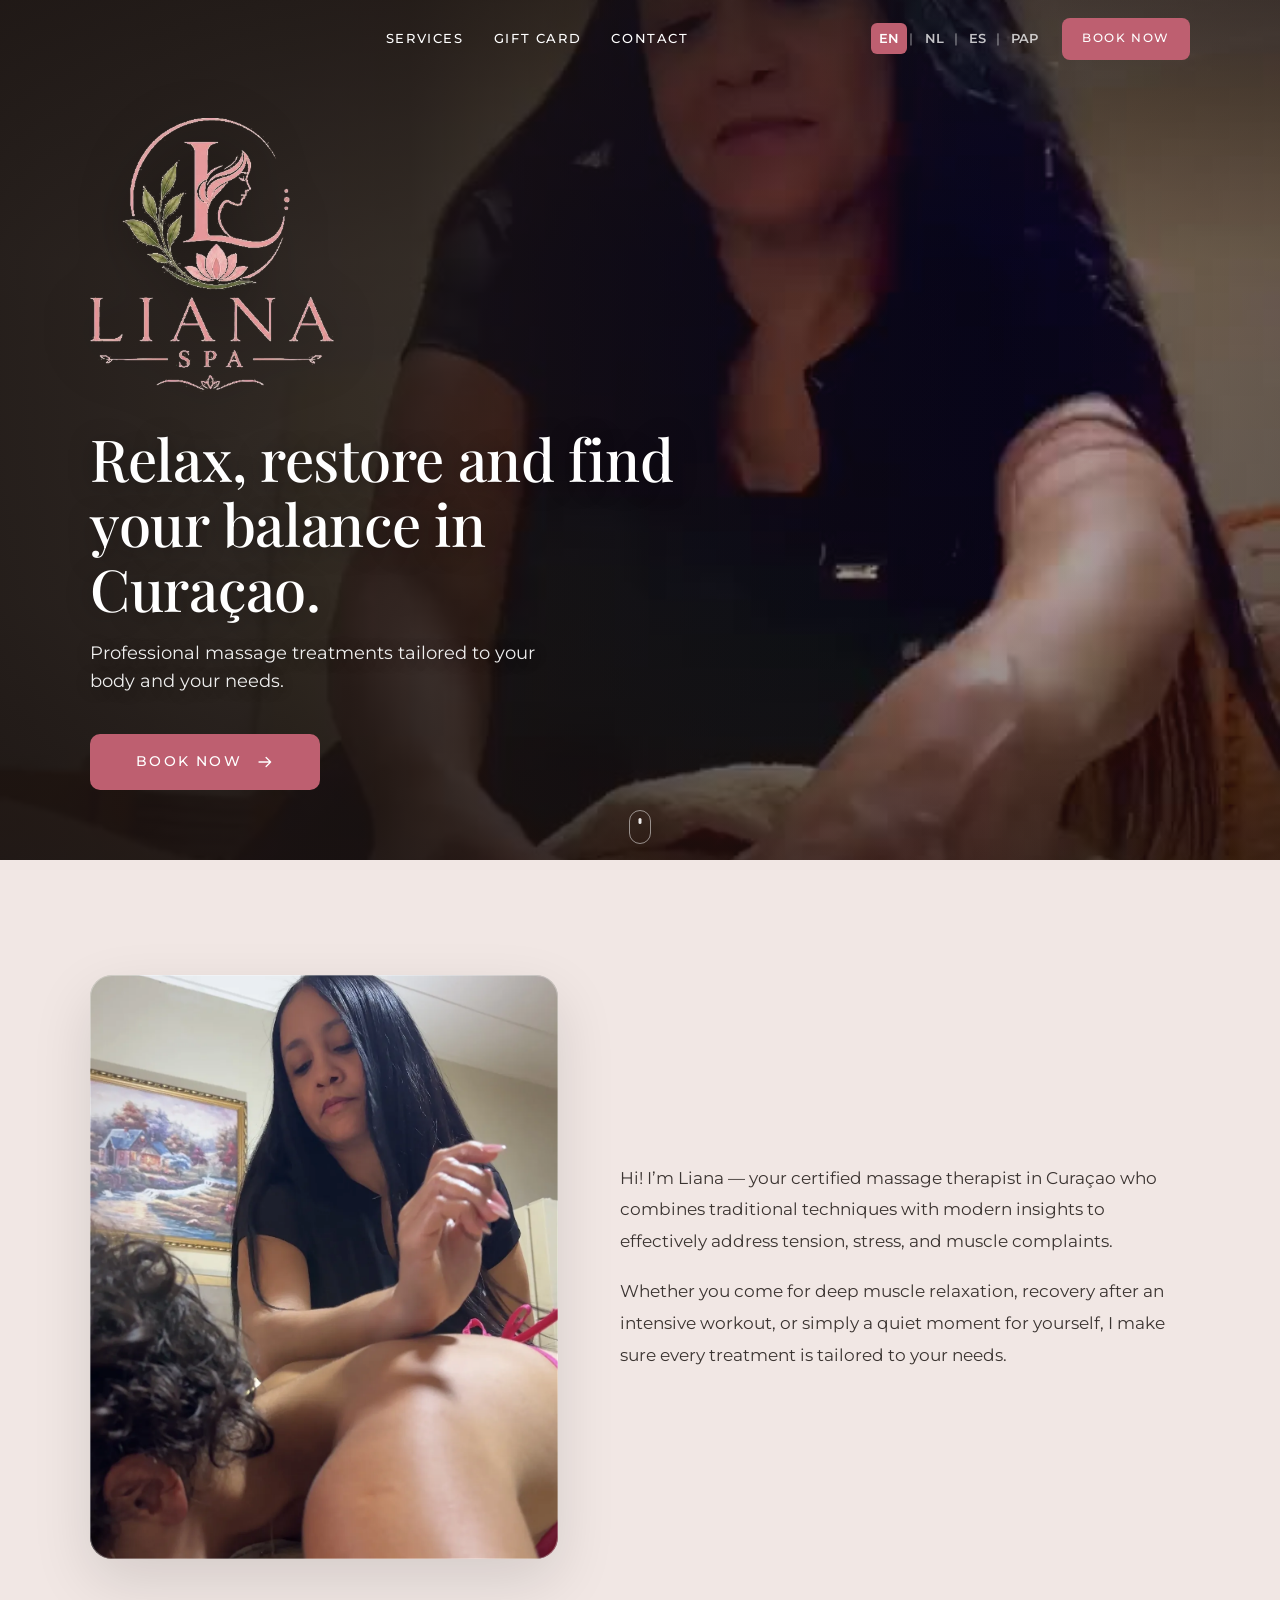
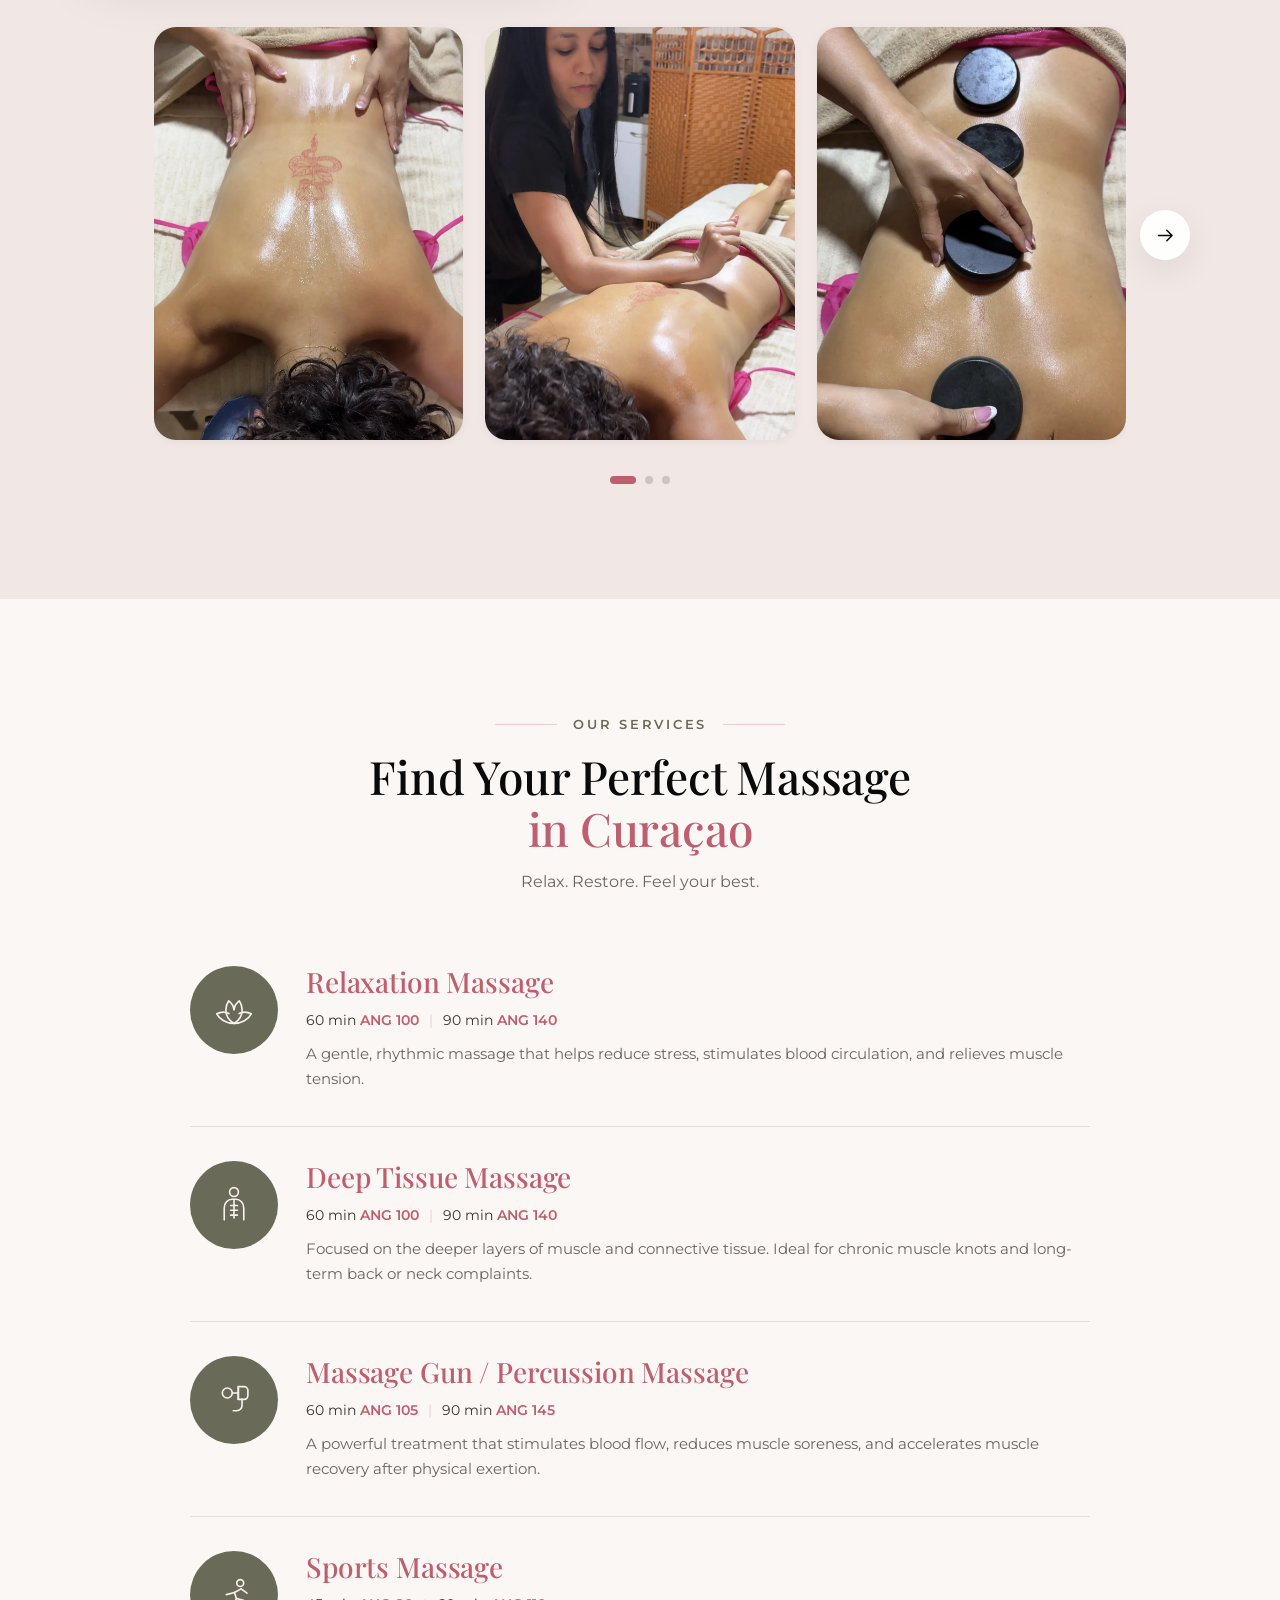
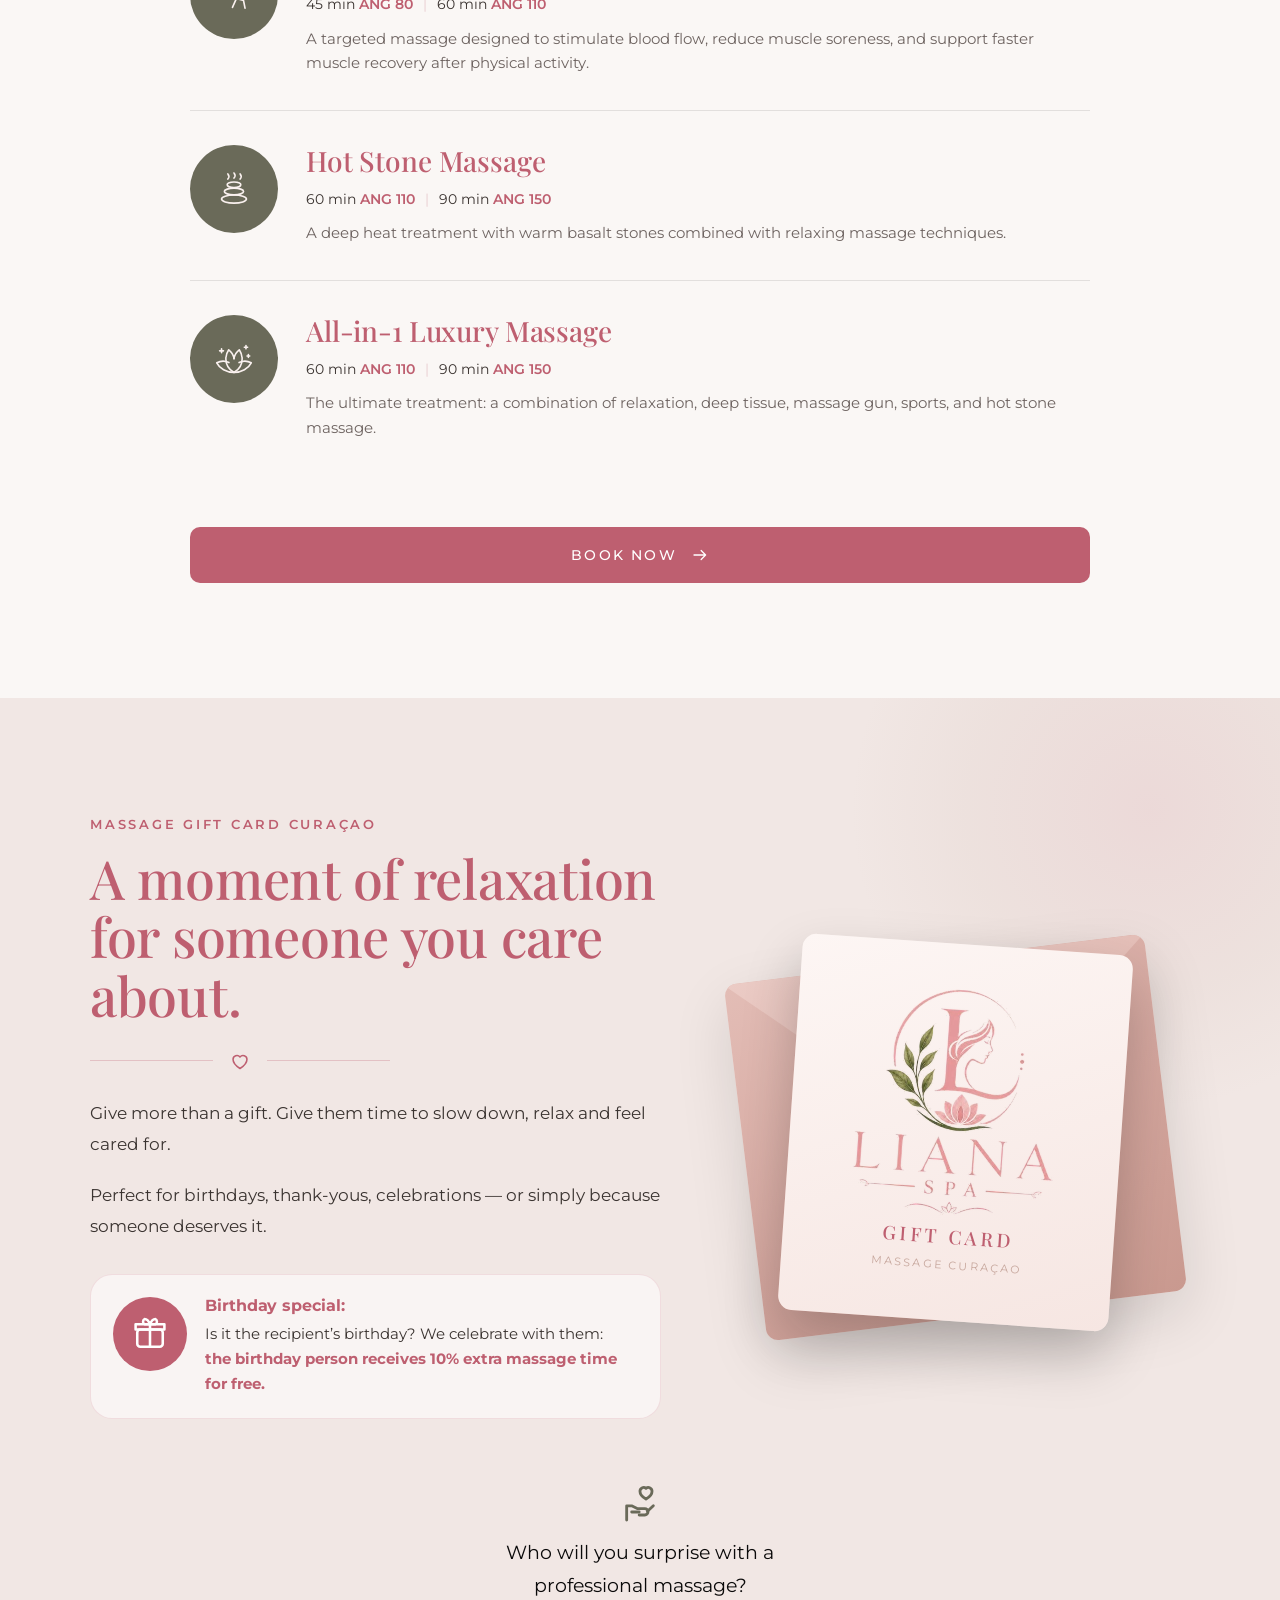
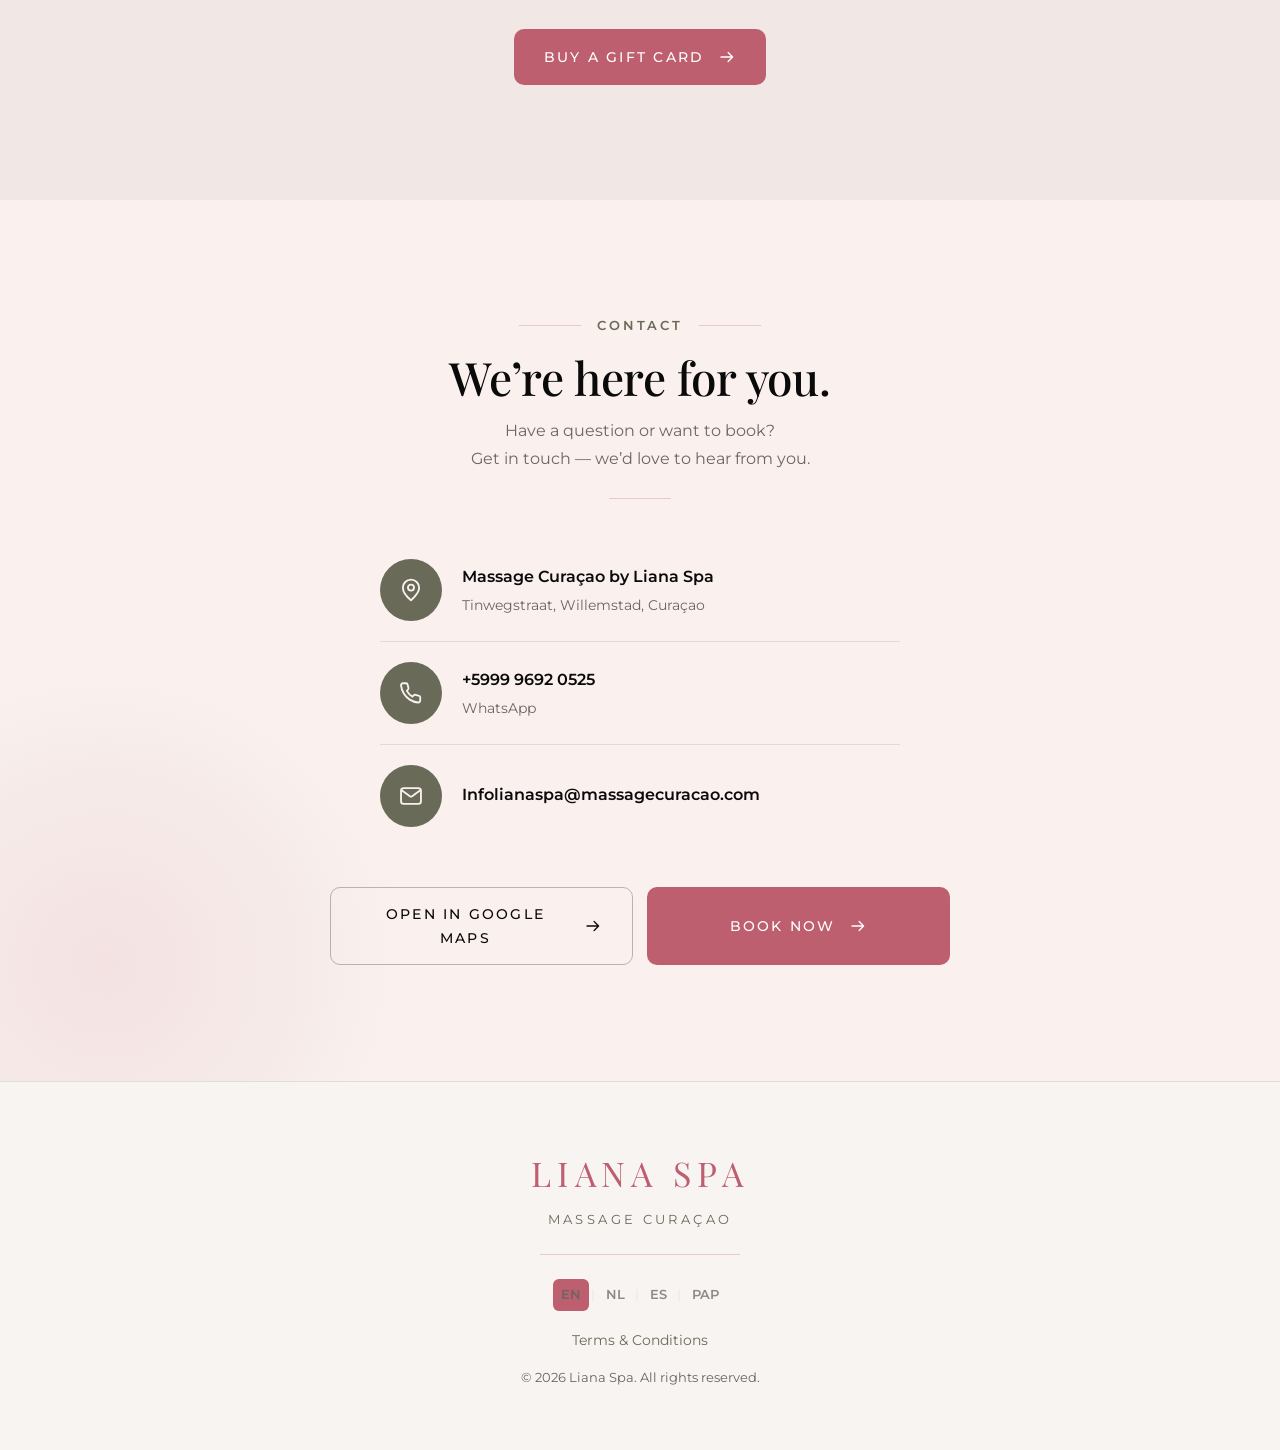
<file: index.html>
<!DOCTYPE html>
<html lang="en">
<head>
<meta charset="utf-8">
<meta name="viewport" content="width=device-width, initial-scale=1">
<title data-i18n="meta.title">Liana Spa — Professional Massage in Curaçao</title>
<meta name="description" data-i18n="meta.desc" content="Relax, restore and find your balance in Curaçao. Professional massage treatments tailored to your body and your needs.">
<meta name="theme-color" content="#F7F4F2">

<meta property="og:type" content="website">
<meta property="og:title" content="Liana Spa — Professional Massage in Curaçao">
<meta property="og:description" content="Relax, restore and find your balance in Curaçao.">
<meta property="og:image" content="assets/img/hero-poster.jpg">

<link rel="icon" href="assets/img/favicon.png" type="image/png">
<link rel="apple-touch-icon" href="assets/img/icon-180.png">

<link rel="preconnect" href="https://fonts.googleapis.com">
<link rel="preconnect" href="https://fonts.gstatic.com" crossorigin>
<link href="https://fonts.googleapis.com/css2?family=Montserrat:wght@300;400;500;600;700&family=Playfair+Display:ital,wght@0,400;0,500;0,600;1,400&display=swap" rel="stylesheet">
<link rel="stylesheet" href="css/styles.css">

<script type="application/ld+json">
{
  "@context": "https://schema.org",
  "@type": "HealthAndBeautyBusiness",
  "name": "Liana Spa — Massage Curaçao",
  "image": "assets/img/hero-poster.jpg",
  "description": "Professional massage treatments in Willemstad, Curaçao: relaxation, deep tissue, percussion, sports, hot stone and all-in-1 luxury massage.",
  "address": {
    "@type": "PostalAddress",
    "streetAddress": "Tinwegstraat",
    "addressLocality": "Willemstad",
    "addressCountry": "CW"
  },
  "telephone": "+59996920525",
  "email": "Infolianaspa@massagecuracao.com",
  "priceRange": "ANG 80 – ANG 150",
  "currenciesAccepted": "ANG",
  "paymentAccepted": "Cash",
  "hasOfferCatalog": {
    "@type": "OfferCatalog",
    "name": "Massage treatments",
    "itemListElement": [
      { "@type": "Offer", "priceCurrency": "ANG", "price": "100", "itemOffered": { "@type": "Service", "name": "Relaxation Massage (60 min)" } },
      { "@type": "Offer", "priceCurrency": "ANG", "price": "100", "itemOffered": { "@type": "Service", "name": "Deep Tissue Massage (60 min)" } },
      { "@type": "Offer", "priceCurrency": "ANG", "price": "105", "itemOffered": { "@type": "Service", "name": "Massage Gun / Percussion Massage (60 min)" } },
      { "@type": "Offer", "priceCurrency": "ANG", "price": "80",  "itemOffered": { "@type": "Service", "name": "Sports Massage (45 min)" } },
      { "@type": "Offer", "priceCurrency": "ANG", "price": "110", "itemOffered": { "@type": "Service", "name": "Hot Stone Massage (60 min)" } },
      { "@type": "Offer", "priceCurrency": "ANG", "price": "110", "itemOffered": { "@type": "Service", "name": "All-in-1 Luxury Massage (60 min)" } }
    ]
  }
}
</script>
</head>

<body>
<a class="skip-link" href="#main" data-i18n="nav.home">Home</a>

<!-- ======================================================== Header -->
<header class="header">
  <div class="header__inner">
    <a class="header__brand" href="#top">
      <span>LIANA SPA</span>
    </a>

    <nav class="header__nav" aria-label="Main">
      <a href="#services" data-i18n="nav.services">Services</a>
      <a href="#gift"     data-i18n="nav.gift">Gift Card</a>
      <a href="#contact"  data-i18n="nav.contact">Contact</a>
    </nav>

    <div class="header__actions">
      <div data-lang-switcher></div>
      <a class="btn btn--sm" href="book.html"><span data-i18n="nav.book">Book now</span></a>
      <button class="burger" type="button" aria-expanded="false" aria-controls="drawer" aria-label="Menu"><span></span></button>
    </div>
  </div>
</header>

<nav class="drawer" id="drawer" aria-label="Mobile">
  <a href="#services" data-i18n="nav.services">Services</a>
  <a href="#gift"     data-i18n="nav.gift">Gift Card</a>
  <a href="#contact"  data-i18n="nav.contact">Contact</a>
  <a class="btn btn--block" href="book.html">
    <span data-i18n="nav.book">Book now</span><span class="arrow" data-icon="arrow"></span>
  </a>
</nav>

<main id="main">
<span id="top"></span>

<!-- ======================================================== Hero -->
<section class="hero">
  <div class="hero__media">
    <video src="assets/video/hero.mp4" poster="assets/img/hero-poster.jpg"
           autoplay muted loop playsinline preload="metadata" aria-hidden="true"></video>
  </div>
  <div class="hero__scrim"></div>

  <div class="hero__inner">
    <div class="hero__content">
      <img class="hero__logo" src="assets/img/logo.webp" alt="Liana Spa — Massage Curaçao" width="798" height="896" fetchpriority="high">
      <h1 class="hero__title" data-i18n="hero.title">Relax, restore and find your balance in Curaçao.</h1>
      <p class="hero__text" data-i18n="hero.text">Professional massage treatments tailored to your body and your needs.</p>
      <a class="btn" href="book.html">
        <span data-i18n="hero.cta">Book now</span><span class="arrow" data-icon="arrow"></span>
      </a>
    </div>
  </div>

  <span class="hero__scroll" aria-hidden="true"></span>
</section>

<!-- ======================================================== Intro -->
<section class="section section--blush section--tight-bottom">
  <div class="container">
    <div class="intro__grid">
      <figure class="intro__figure reveal">
        <img src="assets/img/liana-portrait.webp" alt="" data-i18n-attr="alt:intro.alt" width="1153" height="1537" loading="lazy">
      </figure>

      <div class="intro__body reveal">
        <p class="lead" data-i18n="intro.p1">Hi! I’m Liana …</p>
        <p class="lead" data-i18n="intro.p2">Whether you come for deep muscle relaxation …</p>
      </div>
    </div>
  </div>
</section>

<!-- ======================================================== Gallery -->
<section class="gallery" id="gallery">
  <div class="container">
    <div class="gallery__viewport">
      <div class="gal__track" id="gal-track" role="group" aria-roledescription="carousel"
           data-i18n-attr="aria-label:gallery.title" tabindex="0"></div>

      <button type="button" class="gal__nav gal__nav--prev" id="gal-prev"
              data-icon="arrowL" data-i18n-attr="aria-label:gallery.prev"></button>
      <button type="button" class="gal__nav gal__nav--next" id="gal-next"
              data-icon="arrow" data-i18n-attr="aria-label:gallery.next"></button>
    </div>

    <div class="gal__dots" id="gal-dots" role="tablist"
         data-i18n-attr="aria-label:gallery.title"></div>
  </div>
</section>

<!-- ======================================================== Services -->
<section class="section section--warm" id="services">
  <div class="container">
    <header class="services__head center reveal">
      <p class="eyebrow eyebrow--ruled" data-i18n="svc.eyebrow">Our services</p>
      <h2 class="h-section" data-i18n-html="svc.title">Find Your Perfect Massage <span class="accent">in Curaçao</span></h2>
      <p class="h-sub" data-i18n="svc.sub">Relax. Restore. Feel your best.</p>
    </header>

    <div class="svc-list" id="svc-list"></div>

    <div class="services__cta reveal">
      <a class="btn btn--block" href="book.html">
        <span data-i18n="svc.cta">Book now</span><span class="arrow" data-icon="arrow"></span>
      </a>
    </div>
  </div>
</section>

<!-- ======================================================== Gift card -->
<section class="section section--blush gift" id="gift">
  <div class="container">
    <div class="gift__grid">
      <div class="reveal">
        <p class="eyebrow eyebrow--rose" data-i18n="gift.eyebrow">Massage Gift Card Curaçao</p>
        <h2 class="gift__title" data-i18n="gift.title">A moment of relaxation for someone you care about.</h2>

        <div class="gift__divider" aria-hidden="true"><span data-icon="heart"></span></div>

        <p class="lead" data-i18n="gift.p1">Give more than a gift …</p>
        <p class="lead" data-i18n="gift.p2">Perfect for birthdays …</p>

        <div class="gift__note">
          <span class="gift__note-icon" data-icon="gift" aria-hidden="true"></span>
          <div>
            <h3 data-i18n="gift.bday.title">Birthday special:</h3>
            <p data-i18n="gift.bday.p1">Is it the recipient’s birthday? We celebrate with them:</p>
            <p><strong data-i18n="gift.bday.p2">the birthday person receives 10% extra massage time for free.</strong></p>
          </div>
        </div>
      </div>

      <div class="reveal">
        <div class="giftcard" aria-hidden="true">
          <span class="giftcard__envelope"></span>
          <div class="giftcard__card">
            <img src="assets/img/logo.webp" alt="" width="798" height="896" loading="lazy">
            <b data-i18n="gift.card.label">Gift Card</b>
            <span data-i18n="gift.card.sub">Massage Curaçao</span>
          </div>
        </div>
      </div>
    </div>

    <div class="gift__closing reveal">
      <span data-icon="handHeart" aria-hidden="true"></span>
      <p data-i18n="gift.closing">Who will you surprise with a professional massage?</p>
    </div>

    <div class="btn-row reveal">
      <a class="btn" href="gift.html">
        <span data-i18n="gift.cta">Buy a Gift Card</span><span class="arrow" data-icon="arrow"></span>
      </a>
    </div>
  </div>
</section>

<!-- ======================================================== Contact -->
<section class="section section--soft contact" id="contact">
  <div class="container container--mid contact__inner">
    <div class="center reveal">
      <p class="eyebrow eyebrow--ruled" data-i18n="contact.eyebrow">Contact</p>
      <h2 class="h-section" data-i18n="contact.title">We’re here for you.</h2>
      <p class="h-sub" data-i18n-html="contact.p">Have a question or want to book?</p>
      <hr class="rule-short">
    </div>

    <div class="contact__list reveal">
      <a class="contact__item" data-href-site="maps" target="_blank" rel="noopener">
        <span class="contact__icon" data-icon="pin" aria-hidden="true"></span>
        <span>
          <span class="contact__label" data-i18n="contact.addr">Massage Curaçao by Liana Spa</span>
          <span class="contact__meta" data-i18n="contact.addrmeta">Tinwegstraat, Willemstad, Curaçao</span>
        </span>
      </a>

      <a class="contact__item" data-href-site="wa" target="_blank" rel="noopener">
        <span class="contact__icon" data-icon="phone" aria-hidden="true"></span>
        <span>
          <span class="contact__label" data-site="phone">+5999 9692 0525</span>
          <span class="contact__meta" data-i18n="contact.phonemeta">WhatsApp</span>
        </span>
      </a>

      <a class="contact__item" data-href-site="mail">
        <span class="contact__icon" data-icon="mail" aria-hidden="true"></span>
        <span>
          <span class="contact__label" data-site="email">Infolianaspa@massagecuracao.com</span>
        </span>
      </a>
    </div>

    <div class="contact__actions reveal">
      <a class="btn btn--ghost" data-href-site="maps" target="_blank" rel="noopener">
        <span data-i18n="contact.maps">Open in Google Maps</span><span class="arrow" data-icon="arrow"></span>
      </a>
      <a class="btn" href="book.html">
        <span data-i18n="contact.book">Book now</span><span class="arrow" data-icon="arrow"></span>
      </a>
    </div>
  </div>
</section>
</main>

<!-- ======================================================== Footer -->
<footer class="footer">
  <div class="container">
    <p class="footer__wordmark">LIANA SPA</p>
    <p class="footer__tagline" data-i18n="footer.tagline">Massage Curaçao</p>
    <hr class="footer__rule">
    <div data-lang-switcher></div>
    <p class="footer__links"><a href="terms.html" data-i18n="footer.terms">Terms &amp; Conditions</a></p>
    <p class="footer__copy">© <span data-year>2026</span> Liana Spa. <span data-i18n="footer.copy">All rights reserved.</span></p>
  </div>
</footer>

<script src="js/i18n.js"></script>
<script src="js/app.js"></script>
<script src="js/home.js"></script>
</body>
</html>
</file>
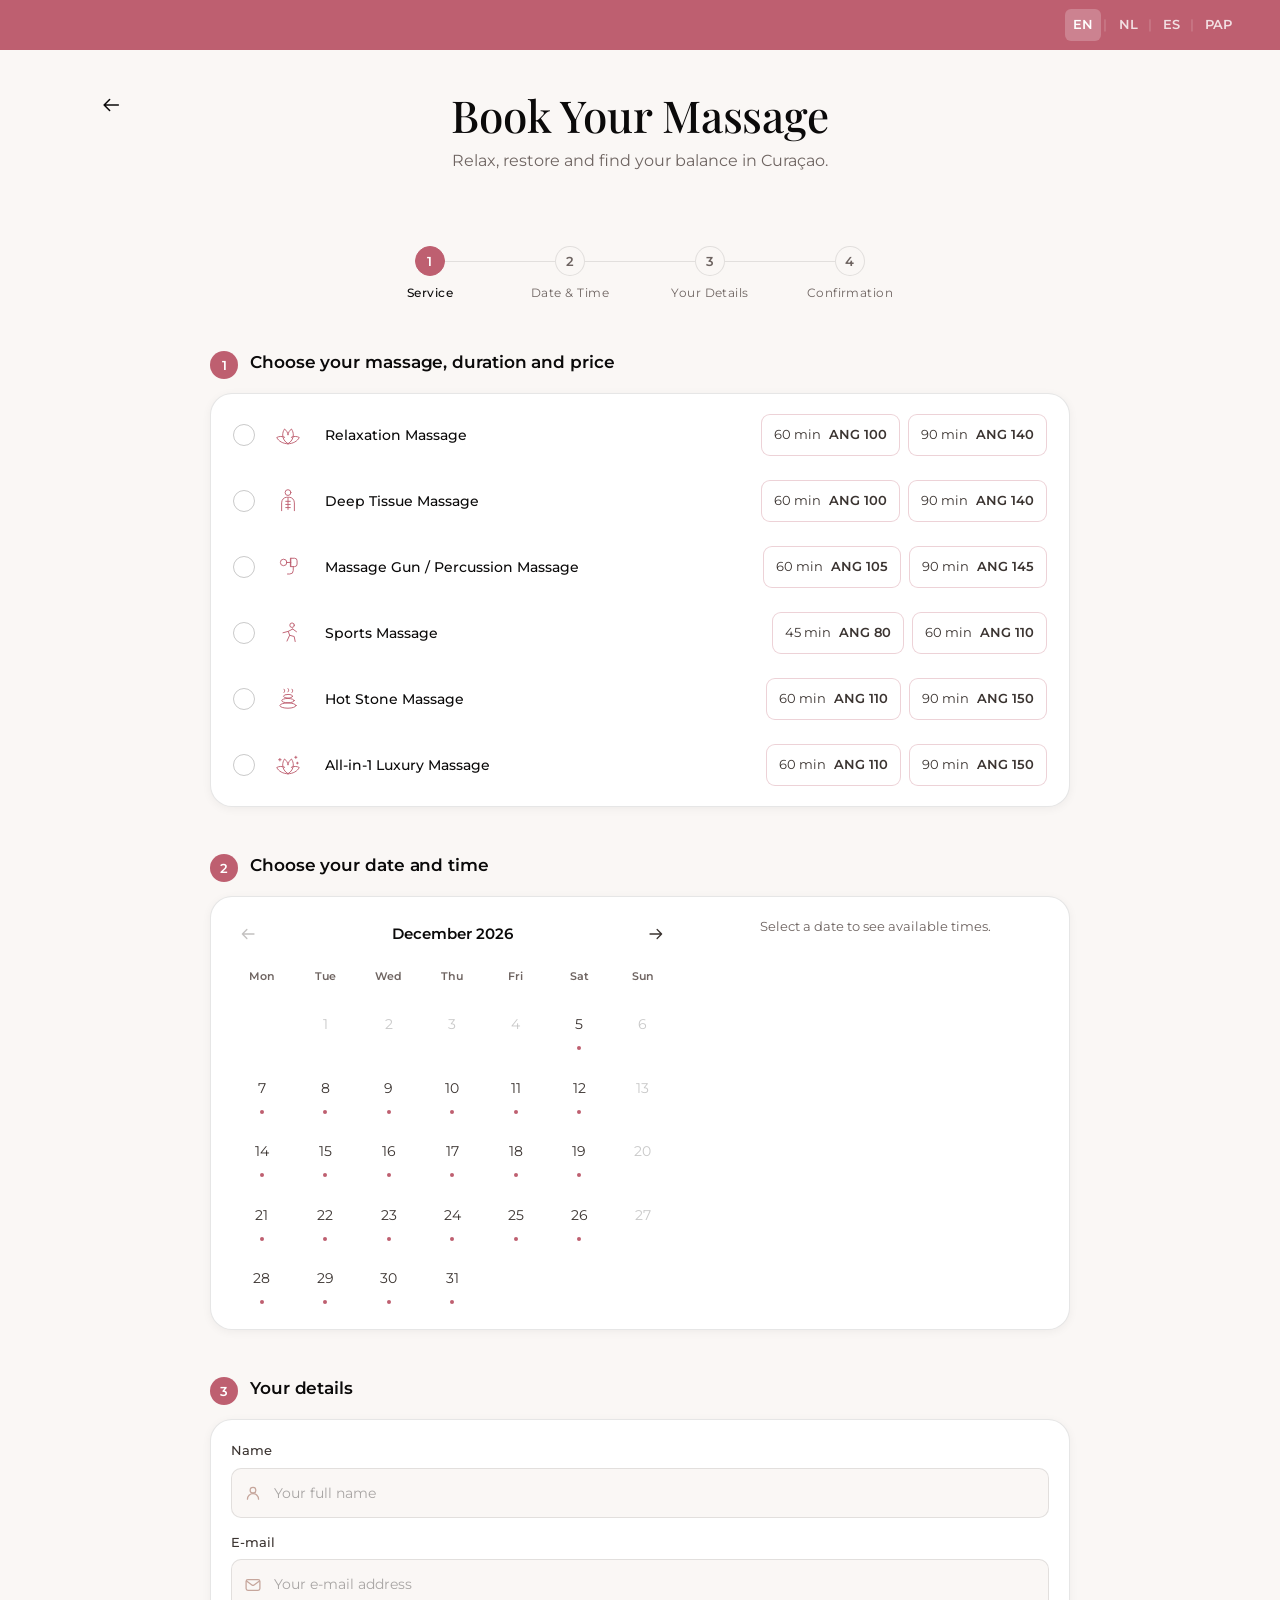
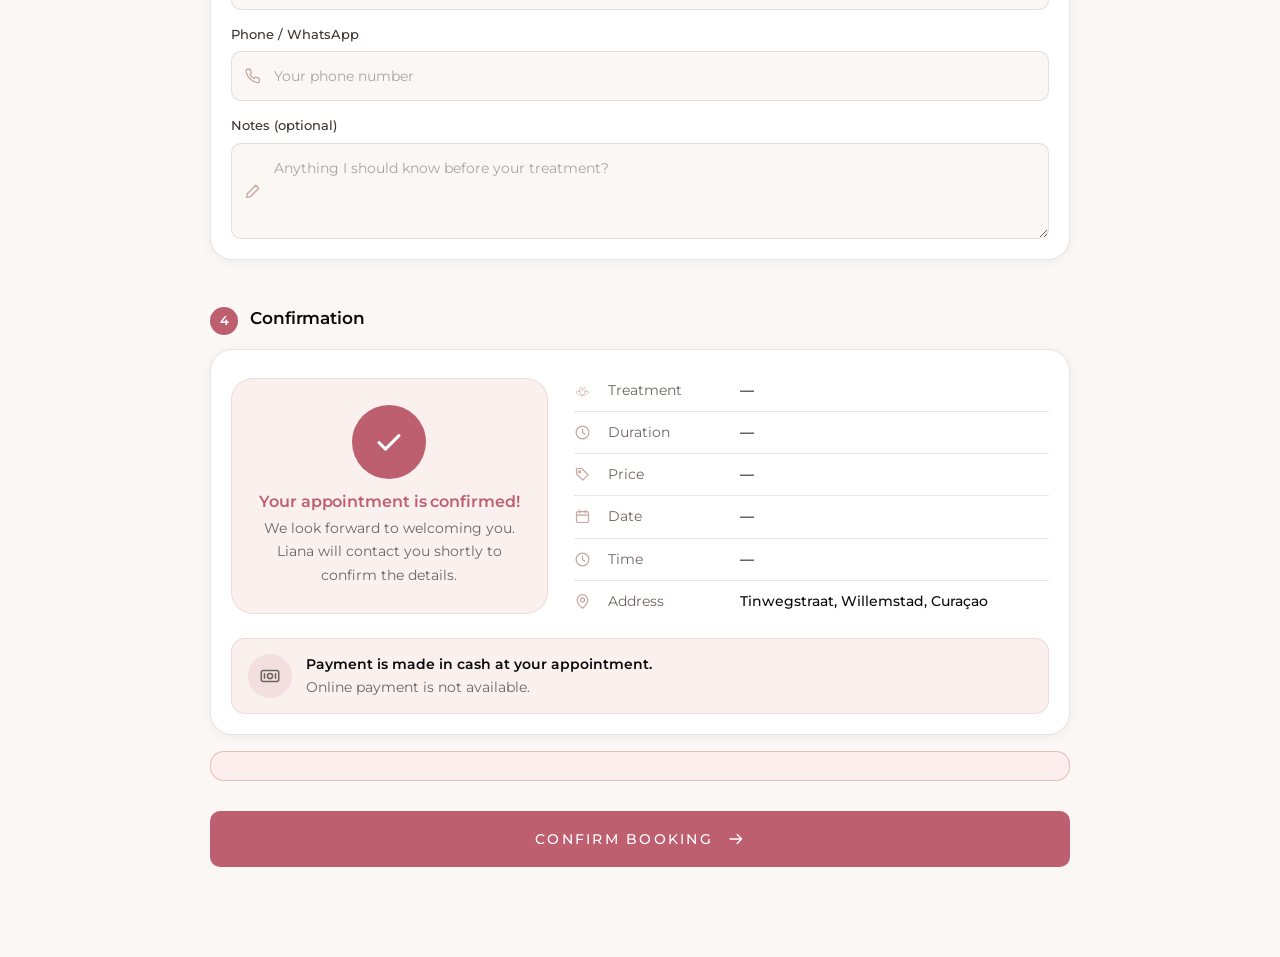
<file: book.html>
<!DOCTYPE html>
<html lang="en">
<head>
<meta charset="utf-8">
<meta name="viewport" content="width=device-width, initial-scale=1">
<title data-i18n="book.title">Book Your Massage — Liana Spa</title>
<meta name="description" data-i18n="book.sub" content="Book your massage at Liana Spa in Curaçao.">
<meta name="robots" content="noindex">
<meta name="theme-color" content="#BE5F70">

<link rel="icon" href="assets/img/favicon.png" type="image/png">
<link rel="apple-touch-icon" href="assets/img/icon-180.png">

<link rel="preconnect" href="https://fonts.googleapis.com">
<link rel="preconnect" href="https://fonts.gstatic.com" crossorigin>
<link href="https://fonts.googleapis.com/css2?family=Montserrat:wght@300;400;500;600;700&family=Playfair+Display:ital,wght@0,400;0,500;0,600;1,400&display=swap" rel="stylesheet">
<link rel="stylesheet" href="css/styles.css">
<link rel="stylesheet" href="css/pages.css">
</head>

<body class="page">

<div class="topbar">
  <div data-lang-switcher></div>
</div>

<header class="page-head">
  <a class="page-back" href="index.html" data-icon="arrowL" data-i18n-attr="aria-label:book.back"></a>
  <h1 class="page-title" data-i18n="book.title">Book Your Massage</h1>
  <p class="page-sub" data-i18n="book.sub">Relax, restore and find your balance in Curaçao.</p>
</header>

<nav class="stepper" id="stepper" aria-label="Progress">
  <div class="step is-active" data-step="1"><span class="step__dot">1</span><span data-i18n="book.step1">Service</span></div>
  <div class="step" data-step="2"><span class="step__dot">2</span><span data-i18n="book.step2">Date &amp; Time</span></div>
  <div class="step" data-step="3"><span class="step__dot">3</span><span data-i18n="book.step3">Your Details</span></div>
  <div class="step" data-step="4"><span class="step__dot">4</span><span data-i18n="book.step4">Confirmation</span></div>
</nav>

<main class="container container--mid" id="main">

  <form id="booking-form" novalidate>

    <!-- 1 · service ------------------------------------------------------ -->
    <section class="block" id="block-1">
      <div class="block__head">
        <span class="block__num">1</span>
        <h2 class="block__title" data-i18n="book.s1.title">Choose your massage, duration and price</h2>
      </div>
      <div class="card card--flush" id="service-picker"></div>
    </section>

    <!-- 2 · date & time -------------------------------------------------- -->
    <section class="block" id="block-2">
      <div class="block__head">
        <span class="block__num">2</span>
        <h2 class="block__title" data-i18n="book.s2.title">Choose your date and time</h2>
      </div>

      <div class="card">
        <div class="picker">
          <div class="cal">
            <div class="cal__bar">
              <button type="button" class="cal__nav" id="cal-prev" data-icon="arrowL" aria-label="Previous month"></button>
              <span class="cal__month" id="cal-month"></span>
              <button type="button" class="cal__nav" id="cal-next" data-icon="arrow" aria-label="Next month"></button>
            </div>
            <div class="cal__grid" id="cal-grid"></div>
          </div>

          <div class="slots">
            <p class="slots__title" id="slots-title" data-i18n="book.slots.pick">Select a date to see available times.</p>
            <div class="slots__grid" id="slots-grid"></div>
          </div>
        </div>
      </div>
    </section>

    <!-- 3 · details ------------------------------------------------------ -->
    <section class="block" id="block-3">
      <div class="block__head">
        <span class="block__num">3</span>
        <h2 class="block__title" data-i18n="book.s3.title">Your details</h2>
      </div>

      <div class="card">
        <div class="fields">
          <div class="field" data-field="name">
            <label for="f-name" data-i18n="book.name">Name</label>
            <div class="field__wrap">
              <span class="field__icon" data-icon="user" aria-hidden="true"></span>
              <input id="f-name" name="name" type="text" autocomplete="name"
                     data-i18n-attr="placeholder:book.name.ph" required>
            </div>
          </div>

          <div class="field" data-field="email">
            <label for="f-email" data-i18n="book.email">E-mail</label>
            <div class="field__wrap">
              <span class="field__icon" data-icon="mail" aria-hidden="true"></span>
              <input id="f-email" name="email" type="email" autocomplete="email"
                     data-i18n-attr="placeholder:book.email.ph" required>
            </div>
          </div>

          <div class="field" data-field="phone">
            <label for="f-phone" data-i18n="book.phone">Phone / WhatsApp</label>
            <div class="field__wrap">
              <span class="field__icon" data-icon="phone" aria-hidden="true"></span>
              <input id="f-phone" name="phone" type="tel" autocomplete="tel"
                     data-i18n-attr="placeholder:book.phone.ph" required>
            </div>
          </div>

          <div class="field" data-field="notes">
            <label for="f-notes" data-i18n="book.notes">Notes (optional)</label>
            <div class="field__wrap">
              <span class="field__icon" data-icon="pencil" aria-hidden="true"></span>
              <textarea id="f-notes" name="notes" maxlength="300"
                        data-i18n-attr="placeholder:book.notes.ph"></textarea>
            </div>
          </div>
        </div>
      </div>
    </section>

    <!-- 4 · confirmation ------------------------------------------------- -->
    <section class="block" id="block-4">
      <div class="block__head">
        <span class="block__num">4</span>
        <h2 class="block__title" data-i18n="book.s4.title">Confirmation</h2>
      </div>

      <div class="card">
        <div class="confirm">
          <div class="confirm__badge">
            <span class="confirm__ring" data-icon="check" aria-hidden="true"></span>
            <h3 data-i18n="book.done.title">Your appointment is confirmed!</h3>
            <p data-i18n="book.done.text">We look forward to welcoming you.</p>
          </div>

          <dl class="summary" id="summary"></dl>
        </div>

        <div class="notice">
          <span class="notice__icon" data-icon="cash" aria-hidden="true"></span>
          <span>
            <strong data-i18n="book.cash">Payment is made in cash at your appointment.</strong>
            <span data-i18n="book.cash.sub">Online payment is not available.</span>
          </span>
        </div>
      </div>

      <div class="notice notice--error" id="form-error" hidden></div>

      <div class="submit-row">
        <button type="submit" class="btn">
          <span data-i18n="book.submit">Confirm booking</span><span class="arrow" data-icon="arrow"></span>
        </button>
      </div>
    </section>

  </form>

  <!-- success ------------------------------------------------------------ -->
  <div class="done" id="done" hidden>
    <span class="done__ring" data-icon="check" aria-hidden="true"></span>
    <h2 data-i18n="book.done.title">Your appointment is confirmed!</h2>
    <p data-i18n="book.done.text">We look forward to welcoming you.</p>
    <dl class="summary card" id="done-summary" style="text-align:left;margin-top:22px"></dl>
    <div class="notice notice--ok">
      <span class="notice__icon" data-icon="cash" aria-hidden="true"></span>
      <span>
        <strong data-i18n="book.cash">Payment is made in cash at your appointment.</strong>
        <span data-i18n="book.cash.sub">Online payment is not available.</span>
      </span>
    </div>
    <p style="margin-top:16px;font-size:12.5px" data-i18n="book.demo">Demo mode.</p>
    <a class="btn btn--ghost" href="index.html">
      <span data-i18n="book.done.again">Back to home</span><span class="arrow" data-icon="arrow"></span>
    </a>
  </div>

</main>

<script src="js/i18n.js"></script>
<script src="js/app.js"></script>
<script src="js/picker.js"></script>
<script src="js/booking.js"></script>
</body>
</html>
</file>
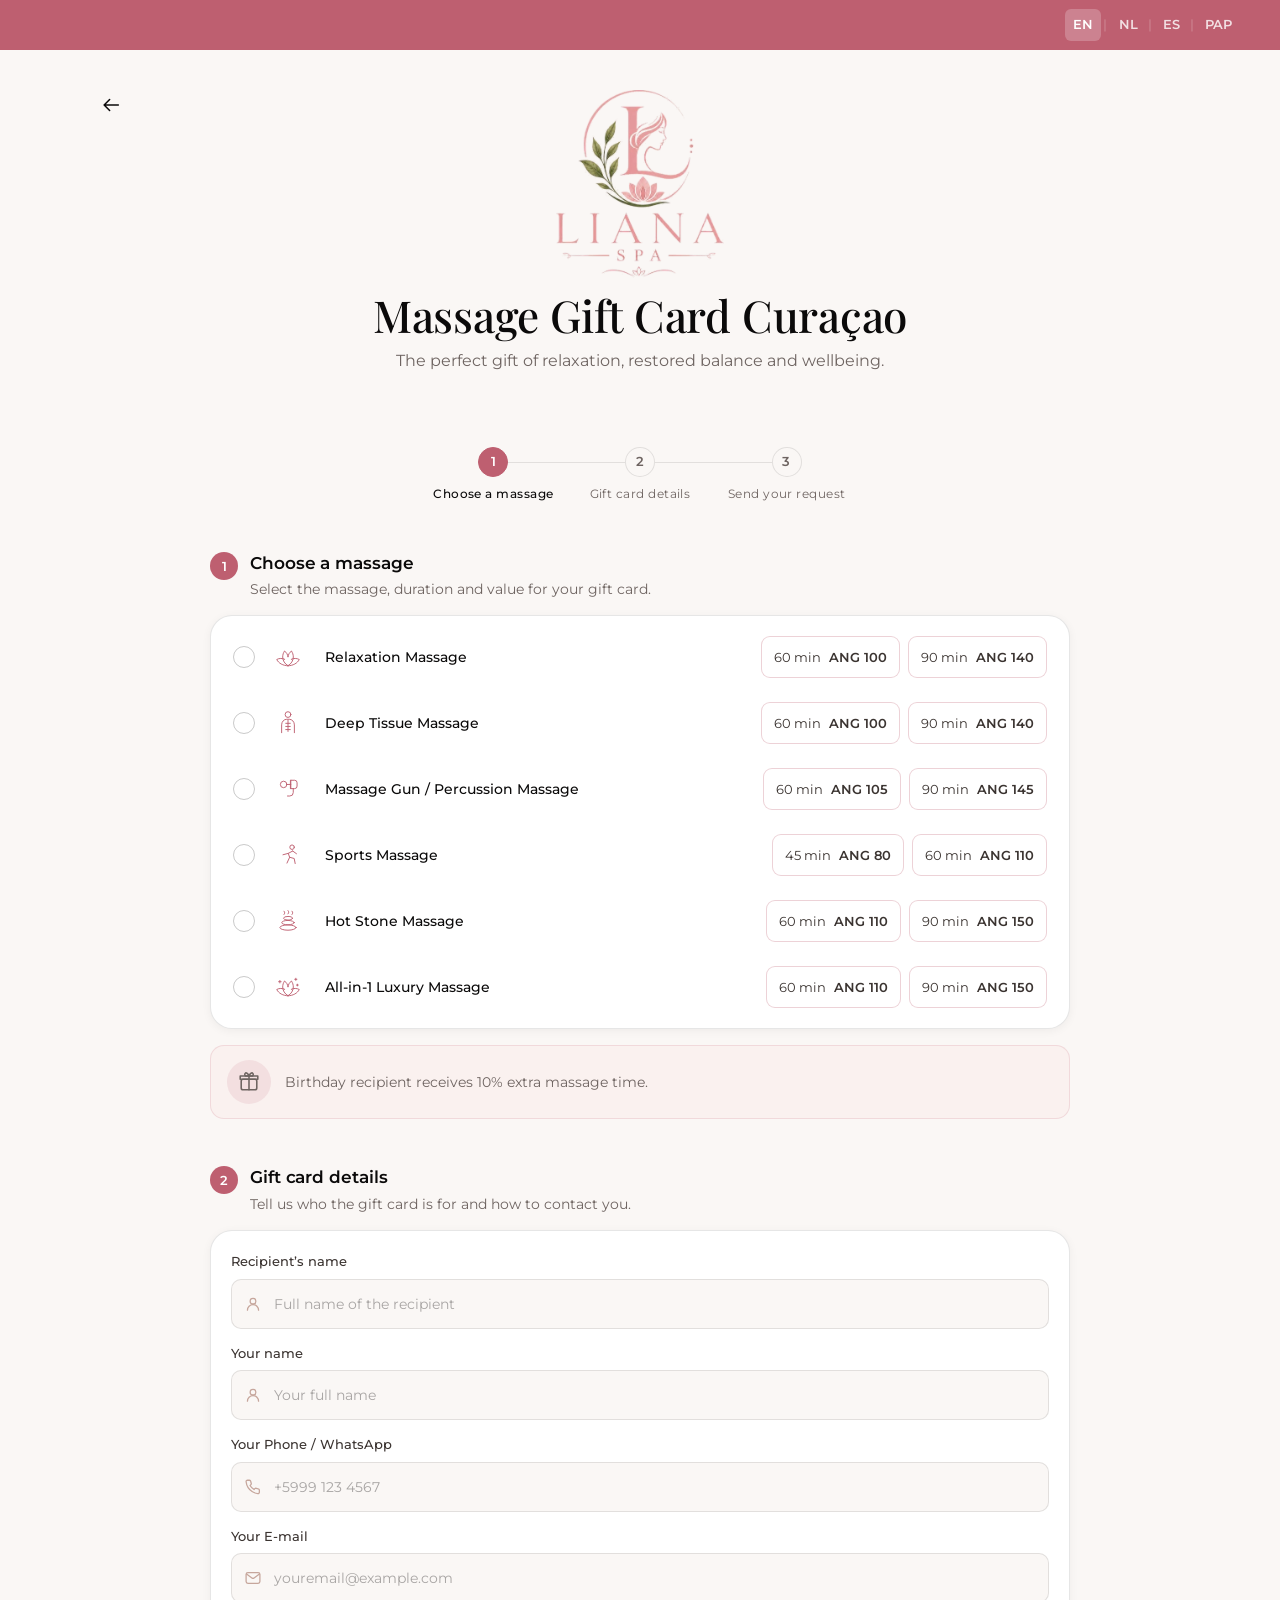
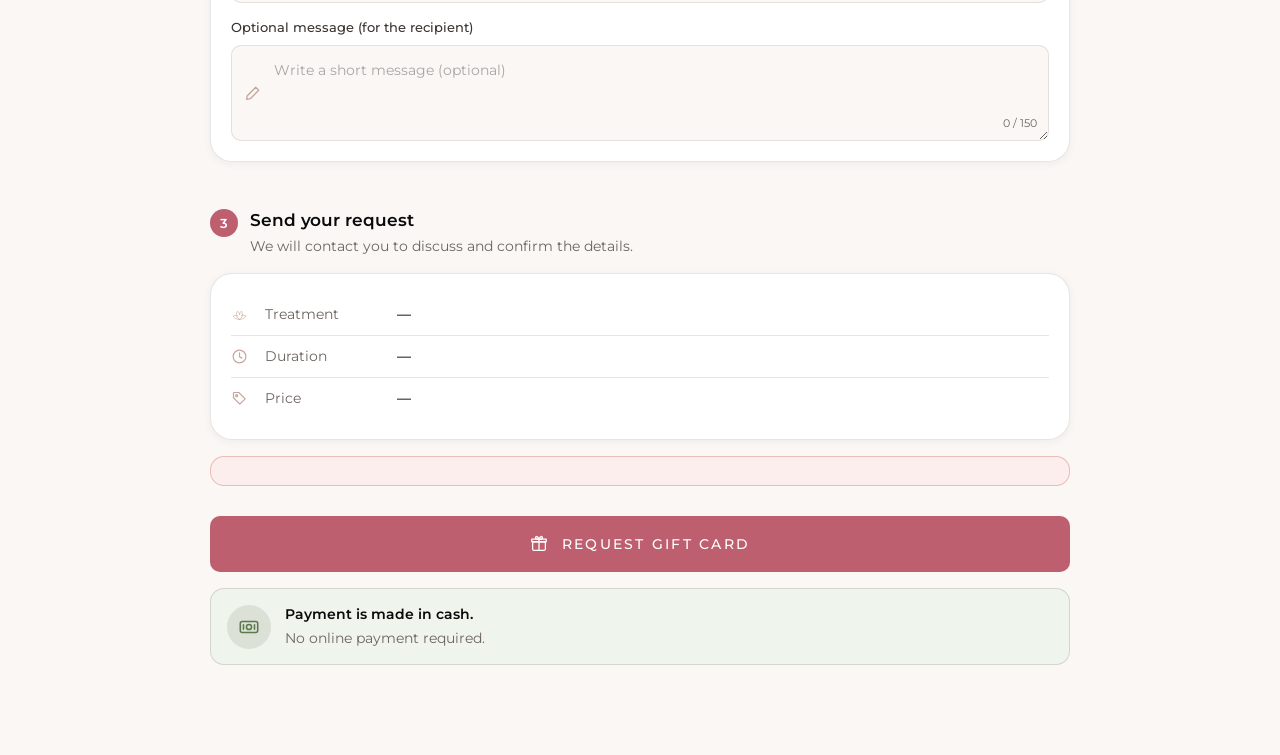
<file: gift.html>
<!DOCTYPE html>
<html lang="en">
<head>
<meta charset="utf-8">
<meta name="viewport" content="width=device-width, initial-scale=1">
<title data-i18n="gc.title">Massage Gift Card Curaçao — Liana Spa</title>
<meta name="description" data-i18n="gc.sub" content="The perfect gift of relaxation, restored balance and wellbeing.">
<meta name="theme-color" content="#BE5F70">

<link rel="icon" href="assets/img/favicon.png" type="image/png">
<link rel="apple-touch-icon" href="assets/img/icon-180.png">

<link rel="preconnect" href="https://fonts.googleapis.com">
<link rel="preconnect" href="https://fonts.gstatic.com" crossorigin>
<link href="https://fonts.googleapis.com/css2?family=Montserrat:wght@300;400;500;600;700&family=Playfair+Display:ital,wght@0,400;0,500;0,600;1,400&display=swap" rel="stylesheet">
<link rel="stylesheet" href="css/styles.css">
<link rel="stylesheet" href="css/pages.css">
</head>

<body class="page">

<div class="topbar">
  <div data-lang-switcher></div>
</div>

<header class="page-head">
  <a class="page-back" href="index.html" data-icon="arrowL" data-i18n-attr="aria-label:book.back"></a>
  <img class="page-logo" src="assets/img/logo.webp" alt="Liana Spa" width="798" height="896">
  <h1 class="page-title" data-i18n="gc.title">Massage Gift Card Curaçao</h1>
  <p class="page-sub" data-i18n="gc.sub">The perfect gift of relaxation, restored balance and wellbeing.</p>
</header>

<nav class="stepper stepper--3" id="stepper" aria-label="Progress">
  <div class="step is-active" data-step="1"><span class="step__dot">1</span><span data-i18n="gc.step1">Choose a massage</span></div>
  <div class="step" data-step="2"><span class="step__dot">2</span><span data-i18n="gc.step2">Gift card details</span></div>
  <div class="step" data-step="3"><span class="step__dot">3</span><span data-i18n="gc.step3">Send your request</span></div>
</nav>

<main class="container container--mid" id="main">

  <form id="gift-form" novalidate>

    <!-- 1 · massage ------------------------------------------------------ -->
    <section class="block">
      <div class="block__head">
        <span class="block__num">1</span>
        <div>
          <h2 class="block__title" data-i18n="gc.step1">Choose a massage</h2>
          <p class="block__sub" data-i18n="gc.step1.sub">Select the massage, duration and value for your gift card.</p>
        </div>
      </div>

      <div class="card card--flush" id="service-picker"></div>

      <div class="notice">
        <span class="notice__icon" data-icon="gift" aria-hidden="true"></span>
        <span data-i18n="gc.bday">Birthday recipient receives 10% extra massage time.</span>
      </div>
    </section>

    <!-- 2 · details ------------------------------------------------------ -->
    <section class="block">
      <div class="block__head">
        <span class="block__num">2</span>
        <div>
          <h2 class="block__title" data-i18n="gc.step2">Gift card details</h2>
          <p class="block__sub" data-i18n="gc.step2.sub">Tell us who the gift card is for and how to contact you.</p>
        </div>
      </div>

      <div class="card">
        <div class="fields">
          <div class="field" data-field="recipient">
            <label for="g-recipient" data-i18n="gc.recipient">Recipient’s name</label>
            <div class="field__wrap">
              <span class="field__icon" data-icon="user" aria-hidden="true"></span>
              <input id="g-recipient" name="recipient" type="text"
                     data-i18n-attr="placeholder:gc.recipient.ph" required>
            </div>
          </div>

          <div class="field" data-field="name">
            <label for="g-name" data-i18n="gc.yourname">Your name</label>
            <div class="field__wrap">
              <span class="field__icon" data-icon="user" aria-hidden="true"></span>
              <input id="g-name" name="name" type="text" autocomplete="name"
                     data-i18n-attr="placeholder:gc.yourname.ph" required>
            </div>
          </div>

          <div class="field" data-field="phone">
            <label for="g-phone" data-i18n="gc.phone">Your Phone / WhatsApp</label>
            <div class="field__wrap">
              <span class="field__icon" data-icon="phone" aria-hidden="true"></span>
              <input id="g-phone" name="phone" type="tel" autocomplete="tel"
                     data-i18n-attr="placeholder:gc.phone.ph" required>
            </div>
          </div>

          <div class="field" data-field="email">
            <label for="g-email" data-i18n="gc.email">Your E-mail</label>
            <div class="field__wrap">
              <span class="field__icon" data-icon="mail" aria-hidden="true"></span>
              <input id="g-email" name="email" type="email" autocomplete="email"
                     data-i18n-attr="placeholder:gc.email.ph" required>
            </div>
          </div>

          <div class="field" data-field="message">
            <label for="g-message" data-i18n="gc.message">Optional message (for the recipient)</label>
            <div class="field__wrap">
              <span class="field__icon" data-icon="pencil" aria-hidden="true"></span>
              <textarea id="g-message" name="message" maxlength="150"
                        data-i18n-attr="placeholder:gc.message.ph"></textarea>
              <span class="field__count" id="g-count">0 / 150</span>
            </div>
          </div>
        </div>
      </div>
    </section>

    <!-- 3 · send --------------------------------------------------------- -->
    <section class="block">
      <div class="block__head">
        <span class="block__num">3</span>
        <div>
          <h2 class="block__title" data-i18n="gc.step3">Send your request</h2>
          <p class="block__sub" data-i18n="gc.step3.sub">We will contact you to discuss and confirm the details.</p>
        </div>
      </div>

      <div class="card">
        <dl class="summary" id="summary"></dl>
      </div>

      <div class="notice notice--error" id="form-error" hidden></div>

      <div class="submit-row">
        <button type="submit" class="btn">
          <span class="arrow" data-icon="gift"></span>
          <span data-i18n="gc.submit">Request gift card</span>
        </button>
      </div>

      <div class="notice notice--ok">
        <span class="notice__icon" data-icon="cash" aria-hidden="true"></span>
        <span>
          <strong data-i18n="gc.cash">Payment is made in cash.</strong>
          <span data-i18n="gc.cash.sub">No online payment required.</span>
        </span>
      </div>
    </section>

  </form>

  <!-- success ------------------------------------------------------------ -->
  <div class="done" id="done" hidden>
    <span class="done__ring" data-icon="check" aria-hidden="true"></span>
    <h2 data-i18n="gc.done.title">Thank you! Your gift card request has been sent.</h2>
    <p data-i18n="gc.done.text">Liana will contact you to confirm the details.</p>
    <dl class="summary card" id="done-summary" style="text-align:left;margin-top:22px"></dl>
    <div class="notice notice--ok">
      <span class="notice__icon" data-icon="cash" aria-hidden="true"></span>
      <span>
        <strong data-i18n="gc.cash">Payment is made in cash.</strong>
        <span data-i18n="gc.cash.sub">No online payment required.</span>
      </span>
    </div>
    <p style="margin-top:16px;font-size:12.5px" data-i18n="book.demo">Demo mode.</p>
    <a class="btn btn--ghost" href="index.html">
      <span data-i18n="book.done.again">Back to home</span><span class="arrow" data-icon="arrow"></span>
    </a>
  </div>

</main>

<script src="js/i18n.js"></script>
<script src="js/app.js"></script>
<script src="js/picker.js"></script>
<script src="js/gift.js"></script>
</body>
</html>
</file>
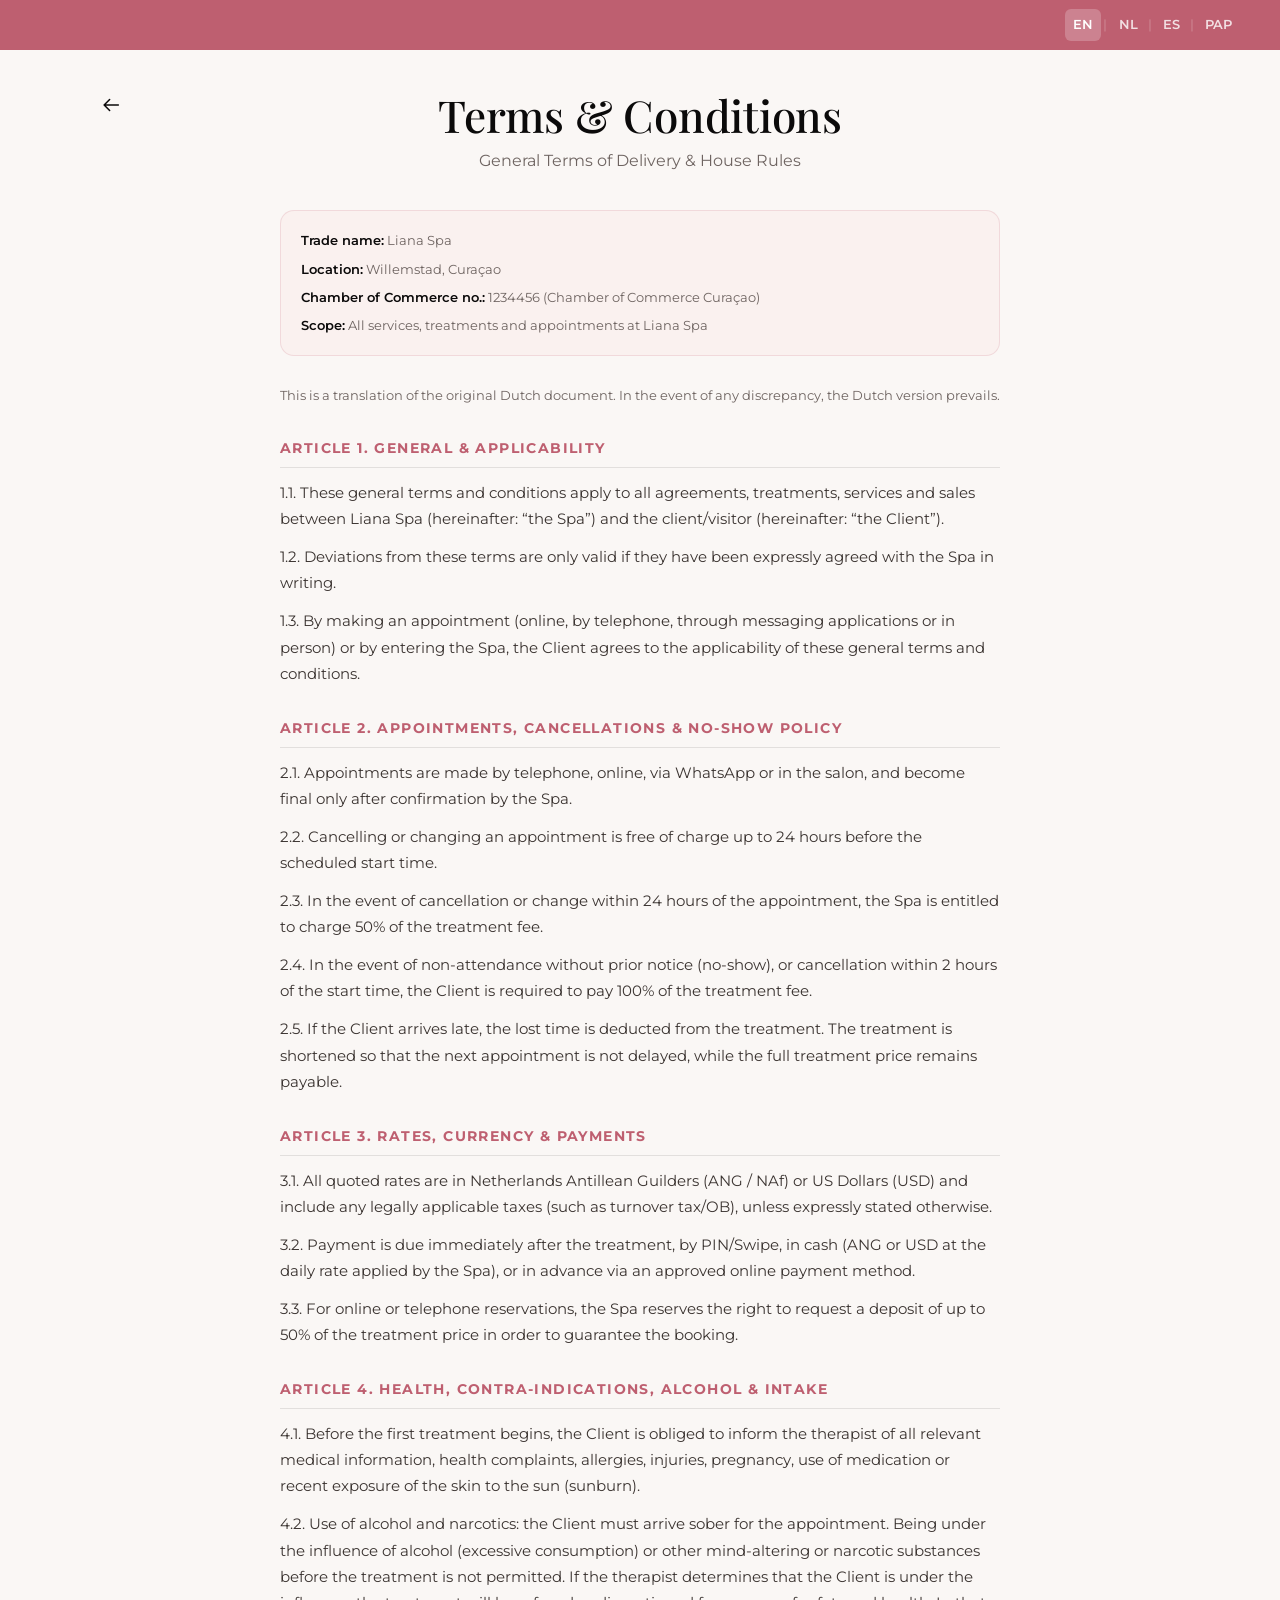
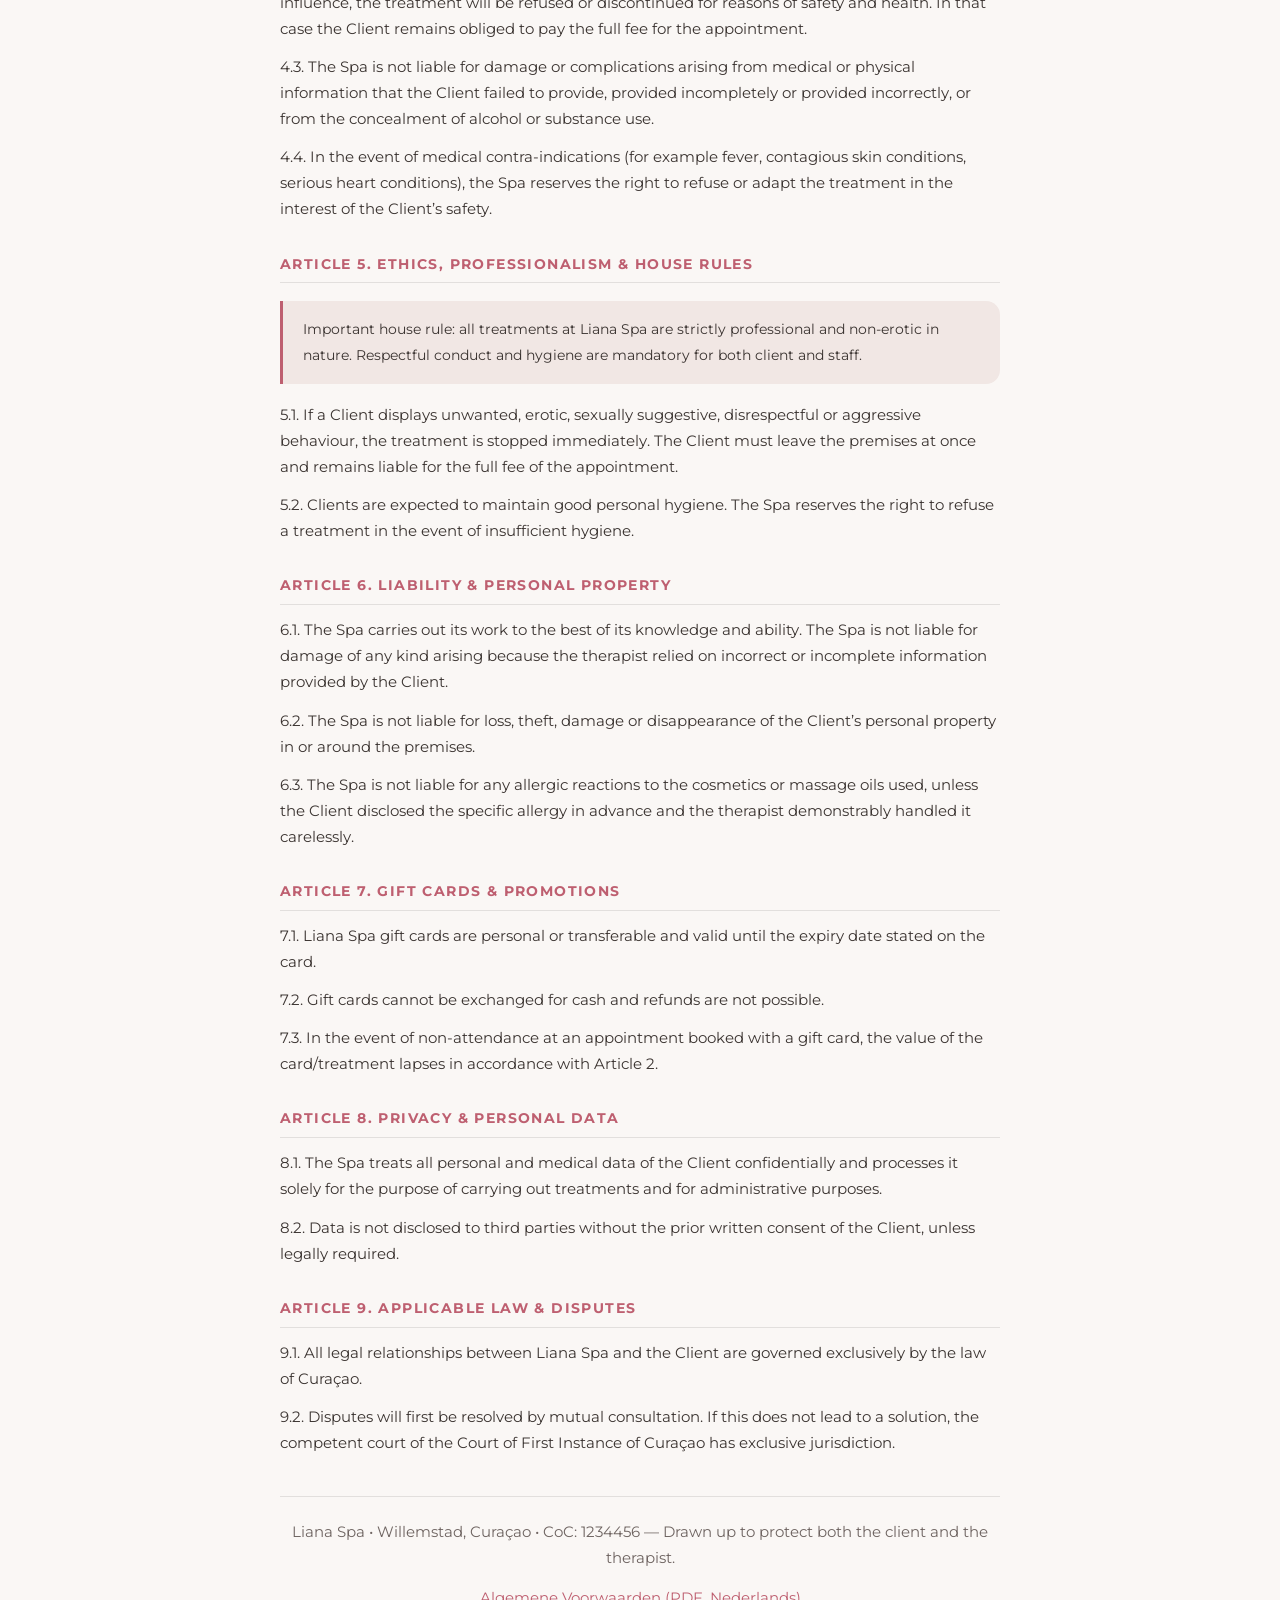
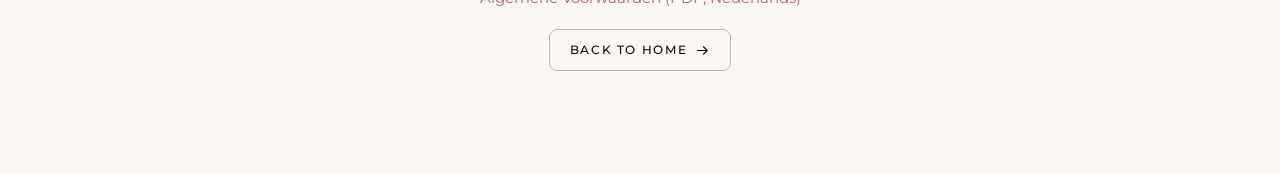
<file: terms.html>
<!DOCTYPE html>
<html lang="en">
<head>
<meta charset="utf-8">
<meta name="viewport" content="width=device-width, initial-scale=1">
<title data-i18n="terms.title">Terms &amp; Conditions — Liana Spa</title>
<meta name="description" data-i18n="terms.sub" content="General Terms of Delivery & House Rules — Liana Spa, Willemstad, Curaçao.">
<meta name="theme-color" content="#BE5F70">

<link rel="icon" href="assets/img/favicon.png" type="image/png">
<link rel="apple-touch-icon" href="assets/img/icon-180.png">

<link rel="preconnect" href="https://fonts.googleapis.com">
<link rel="preconnect" href="https://fonts.gstatic.com" crossorigin>
<link href="https://fonts.googleapis.com/css2?family=Montserrat:wght@300;400;500;600;700&family=Playfair+Display:ital,wght@0,400;0,500;0,600;1,400&display=swap" rel="stylesheet">
<link rel="stylesheet" href="css/styles.css">
<link rel="stylesheet" href="css/pages.css">
</head>

<body class="page">

<div class="topbar">
  <div data-lang-switcher></div>
</div>

<header class="page-head">
  <a class="page-back" href="index.html" data-icon="arrowL" data-i18n-attr="aria-label:terms.back"></a>
  <h1 class="page-title" data-i18n="terms.title">Terms &amp; Conditions</h1>
  <p class="page-sub" data-i18n="terms.sub">General Terms of Delivery &amp; House Rules</p>
</header>

<main class="terms" id="main">
  <div class="terms__meta" id="terms-meta"></div>
  <p class="terms__note" style="font-size:13px;color:var(--ink-mute);margin-bottom:22px" data-i18n="terms.note"></p>
  <div id="terms-body"></div>

  <div class="terms__foot">
    <p id="terms-foot"></p>
    <p style="margin-top:14px">
      <a href="assets/docs/algemene-voorwaarden-liana-spa.pdf" target="_blank" rel="noopener"
         style="color:var(--rose-deep)">Algemene Voorwaarden (PDF, Nederlands)</a>
    </p>
    <p style="margin-top:18px">
      <a class="btn btn--ghost btn--sm" href="index.html">
        <span data-i18n="terms.back">Back to home</span><span class="arrow" data-icon="arrow"></span>
      </a>
    </p>
  </div>
</main>

<script src="js/i18n.js"></script>
<script src="js/i18n-terms.js"></script>
<script src="js/app.js"></script>
<script src="js/terms.js"></script>
</body>
</html>
</file>
<file: css/styles.css>
/* ==========================================================================
   Liana Spa — Massage Curaçao
   Design tokens
   ========================================================================== */

:root {
  /* Brand palette */
  --ivory:        #F7F4F2;
  --ivory-warm:   #FAF7F5;
  --blush:        #F1E7E4;
  --blush-soft:   #FAF1EF;
  --blush-deep:   #EADFDB;
  --rose:         #C6A69C;   /* dusty rose — primary brand */
  --rose-light:   #C1ADA9;
  --rose-deep:    #BE5F70;   /* CTA / accent */
  --rose-dark:    #A44C5C;
  --olive:        #6A6A59;
  --olive-light:  #8A8A76;
  --ink:          #0B0A0A;
  --ink-soft:     #3B3431;
  --ink-mute:     #6E6461;
  --white:        #FFFFFF;

  --line:         rgba(11, 10, 10, .10);
  --line-rose:    rgba(190, 95, 112, .28);

  /* Type */
  --font-display: "Playfair Display", "Iowan Old Style", Georgia, serif;
  --font-body:    "Montserrat", "Helvetica Neue", Arial, sans-serif;

  /* Layout */
  --container:    1180px;
  --gutter:       clamp(18px, 4vw, 40px);
  --section-y:    clamp(64px, 9vw, 118px);
  --radius:       14px;
  --radius-lg:    22px;

  --shadow-sm:    0 2px 10px rgba(11, 10, 10, .05);
  --shadow-md:    0 10px 34px rgba(11, 10, 10, .08);
  --shadow-lg:    0 22px 60px rgba(11, 10, 10, .12);

  --ease:         cubic-bezier(.22, .61, .36, 1);
  --header-h:     68px;
}

/* ==========================================================================
   Reset & base
   ========================================================================== */

*, *::before, *::after { box-sizing: border-box; }

html {
  -webkit-text-size-adjust: 100%;
  scroll-behavior: smooth;
  scroll-padding-top: calc(var(--header-h) + 12px);
}

body {
  margin: 0;
  background: var(--ivory);
  color: var(--ink-soft);
  font-family: var(--font-body);
  font-size: 16px;
  font-weight: 400;
  line-height: 1.72;
  -webkit-font-smoothing: antialiased;
  -moz-osx-font-smoothing: grayscale;
  overflow-x: hidden;
}

body.is-locked { overflow: hidden; }

img, video, svg { display: block; max-width: 100%; }
img { height: auto; }

a { color: inherit; text-decoration: none; }

button, input, select, textarea { font: inherit; color: inherit; }
button { background: none; border: 0; cursor: pointer; }

h1, h2, h3, h4 {
  font-family: var(--font-display);
  font-weight: 500;
  color: var(--ink);
  line-height: 1.14;
  letter-spacing: -.005em;
  margin: 0;
}

p { margin: 0 0 1.1em; }
p:last-child { margin-bottom: 0; }

figure { margin: 0; }
dl, dd, dt { margin: 0; }

::selection { background: var(--rose); color: var(--white); }

:focus-visible {
  outline: 2px solid var(--rose-deep);
  outline-offset: 3px;
  border-radius: 4px;
}

/* ==========================================================================
   Layout helpers
   ========================================================================== */

.container {
  width: 100%;
  max-width: var(--container);
  margin-inline: auto;
  padding-inline: var(--gutter);
}

.container--narrow { max-width: 760px; }
.container--mid    { max-width: 940px; }

.section { padding-block: var(--section-y); }
.section--ivory { background: var(--ivory); }
.section--blush { background: var(--blush); }
.section--soft  { background: var(--blush-soft); }
.section--warm  { background: var(--ivory-warm); }

.center { text-align: center; }

.visually-hidden {
  position: absolute !important;
  width: 1px; height: 1px;
  padding: 0; margin: -1px;
  overflow: hidden; clip: rect(0 0 0 0);
  white-space: nowrap; border: 0;
}

.skip-link {
  position: absolute;
  top: -60px; left: 12px;
  z-index: 200;
  background: var(--rose-deep);
  color: var(--white);
  padding: 10px 18px;
  border-radius: 0 0 10px 10px;
  transition: top .2s var(--ease);
}
.skip-link:focus { top: 0; }

/* ==========================================================================
   Typography blocks
   ========================================================================== */

.eyebrow {
  font-size: clamp(11px, 1.4vw, 12.5px);
  font-weight: 600;
  letter-spacing: .22em;
  text-transform: uppercase;
  color: var(--olive);
  margin: 0 0 14px;
}

.eyebrow--rose { color: var(--rose-deep); }

.eyebrow--ruled {
  display: flex;
  align-items: center;
  justify-content: center;
  gap: 16px;
}
.eyebrow--ruled::before,
.eyebrow--ruled::after {
  content: "";
  width: clamp(28px, 8vw, 62px);
  height: 1px;
  background: var(--line-rose);
}

.h-display {
  font-size: clamp(32px, 6.2vw, 56px);
  line-height: 1.1;
}

.h-section {
  font-size: clamp(28px, 5vw, 46px);
  line-height: 1.14;
  margin-bottom: 14px;
}

.h-sub {
  font-family: var(--font-body);
  font-size: clamp(14px, 2vw, 16px);
  font-weight: 400;
  color: var(--ink-mute);
  margin: 0;
}

.accent { color: var(--rose-deep); }
/* Keep the "in Curaçao" tail on one line so the heading breaks cleanly. */
.h-section .accent { white-space: nowrap; }
.accent-olive { color: var(--olive); }

.lead {
  font-size: clamp(15px, 2vw, 17px);
  line-height: 1.85;
  color: var(--ink-soft);
}

/* Short rule under a section heading ------------------------------------- */

.rule-short {
  width: 62px; height: 1px;
  background: var(--line-rose);
  margin: 26px auto;
  border: 0;
}

/* ==========================================================================
   Buttons
   ========================================================================== */

.btn {
  --btn-bg: var(--rose-deep);
  --btn-fg: var(--white);
  position: relative;
  display: inline-flex;
  align-items: center;
  justify-content: center;
  gap: 14px;
  min-height: 56px;
  padding: 14px 30px;
  background: var(--btn-bg);
  color: var(--btn-fg);
  border-radius: 10px;
  font-size: 14px;
  font-weight: 500;
  letter-spacing: .16em;
  text-transform: uppercase;
  text-align: center;
  transition: background .3s var(--ease), transform .3s var(--ease), box-shadow .3s var(--ease), color .3s var(--ease), border-color .3s var(--ease);
}

.btn:hover { background: var(--rose-dark); transform: translateY(-2px); box-shadow: var(--shadow-md); }
.btn:active { transform: translateY(0); }

.btn .arrow {
  display: flex;
  flex: none;
  transition: transform .3s var(--ease);
}
.btn .arrow svg { width: 18px; height: 18px; }
.btn--sm .arrow svg { width: 15px; height: 15px; }
.btn:hover .arrow { transform: translateX(5px); }

.btn--block { width: 100%; }

.btn--ghost {
  --btn-bg: transparent;
  --btn-fg: var(--ink);
  border: 1px solid rgba(106, 106, 89, .45);
}
.btn--ghost:hover {
  background: rgba(106, 106, 89, .07);
  border-color: var(--olive);
  box-shadow: none;
}

.btn--olive { --btn-bg: var(--olive); }
.btn--olive:hover { background: #575746; }

.btn--sm {
  min-height: 42px;
  padding: 8px 20px;
  font-size: 11.5px;
  letter-spacing: .14em;
  border-radius: 8px;
  gap: 8px;
}

.btn[disabled], .btn[aria-disabled="true"] {
  opacity: .45;
  pointer-events: none;
}

.btn-row {
  display: flex;
  flex-wrap: wrap;
  gap: 14px;
  justify-content: center;
}

/* ==========================================================================
   Header
   ========================================================================== */

.header {
  position: fixed;
  inset: 0 0 auto;
  z-index: 100;
  height: var(--header-h);
  display: flex;
  align-items: center;
  transition: background .35s var(--ease), box-shadow .35s var(--ease), border-color .35s var(--ease);
  border-bottom: 1px solid transparent;
}

.header__inner {
  width: 100%;
  max-width: var(--container);
  margin-inline: auto;
  padding-inline: var(--gutter);
  display: flex;
  align-items: center;
  gap: 18px;
}

.header__brand {
  display: flex;
  align-items: center;
  gap: 10px;
  margin-right: auto;
  min-width: 0;
  opacity: 0;
  transform: translateY(-6px);
  pointer-events: none;
  transition: opacity .35s var(--ease), transform .35s var(--ease);
}
.header__brand span {
  font-family: var(--font-display);
  font-size: clamp(15px, 3.6vw, 18px);
  letter-spacing: .16em;
  color: var(--rose-deep);
  white-space: nowrap;
}

.header__nav {
  display: flex;
  align-items: center;
  gap: 30px;
}

.header__nav a {
  font-size: 12.5px;
  font-weight: 500;
  letter-spacing: .13em;
  text-transform: uppercase;
  color: var(--nav-fg, var(--white));
  position: relative;
  padding-block: 6px;
  transition: color .25s var(--ease);
}
.header__nav a::after {
  content: "";
  position: absolute;
  left: 0; bottom: 0;
  width: 100%; height: 1px;
  background: currentColor;
  transform: scaleX(0);
  transform-origin: left;
  transition: transform .3s var(--ease);
}
.header__nav a:hover::after { transform: scaleX(1); }

.header__actions {
  display: flex;
  align-items: center;
  gap: 16px;
  margin-left: auto;
}

/* Language switcher ------------------------------------------------------ */

.lang {
  display: flex;
  align-items: center;
  gap: 2px;
  font-size: 12.5px;
  font-weight: 600;
  letter-spacing: .1em;
}

.lang__btn {
  padding: 5px 8px;
  border-radius: 6px;
  color: var(--nav-fg, var(--white));
  opacity: .75;
  transition: opacity .25s var(--ease), background .25s var(--ease), color .25s var(--ease);
}
.lang__btn:hover { opacity: 1; }
.lang__btn[aria-current="true"] {
  opacity: 1;
  background: var(--rose-deep);
  color: var(--white);
}
.lang__sep { opacity: .38; color: var(--nav-fg, var(--white)); }

/* Header scrolled / solid states */

.header.is-solid,
.header--solid {
  background: rgba(247, 244, 242, .93);
  backdrop-filter: saturate(150%) blur(14px);
  -webkit-backdrop-filter: saturate(150%) blur(14px);
  border-bottom-color: var(--line);
  --nav-fg: var(--ink);
}
.header.is-solid .header__brand,
.header--solid .header__brand { opacity: 1; transform: none; pointer-events: auto; }
.header.is-solid .lang__btn[aria-current="true"],
.header--solid .lang__btn[aria-current="true"] { color: var(--white); }

/* Burger ----------------------------------------------------------------- */

.burger {
  display: none;
  width: 42px; height: 42px;
  align-items: center;
  justify-content: center;
  border-radius: 8px;
}
.burger span {
  position: relative;
  display: block;
  width: 20px; height: 1.5px;
  background: var(--nav-fg, var(--white));
  transition: background .2s var(--ease);
}
.burger span::before,
.burger span::after {
  content: "";
  position: absolute;
  left: 0;
  width: 20px; height: 1.5px;
  background: inherit;
  transition: transform .3s var(--ease);
}
.burger span::before { top: -6px; }
.burger span::after  { top: 6px; }

.burger[aria-expanded="true"] span { background: transparent; }
.burger[aria-expanded="true"] span::before { transform: translateY(6px) rotate(45deg); background: var(--ink); }
.burger[aria-expanded="true"] span::after  { transform: translateY(-6px) rotate(-45deg); background: var(--ink); }

/* Mobile drawer ---------------------------------------------------------- */

.drawer {
  position: fixed;
  inset: var(--header-h) 0 0;
  z-index: 99;
  background: var(--ivory);
  padding: 34px var(--gutter) 40px;
  display: flex;
  flex-direction: column;
  gap: 6px;
  transform: translateY(-8px);
  opacity: 0;
  visibility: hidden;
  transition: opacity .3s var(--ease), transform .3s var(--ease), visibility .3s;
  overflow-y: auto;
}
.drawer.is-open { opacity: 1; transform: none; visibility: visible; }

.drawer a:not(.btn) {
  font-family: var(--font-display);
  font-size: 26px;
  color: var(--ink);
  padding-block: 13px;
  border-bottom: 1px solid var(--line);
}
.drawer .btn { margin-top: 26px; }

/* ==========================================================================
   Hero
   ========================================================================== */

.hero {
  position: relative;
  isolation: isolate;
  display: flex;
  align-items: flex-end;
  overflow: hidden;
  /* 3:4 acts as a floor so the block keeps the video's proportion,
     but still grows if the copy needs more room. */
  min-height: max(133.333vw, 520px);
  background: #241c1a;
}

.hero__media {
  position: absolute;
  inset: 0;
  z-index: -2;
}
.hero__media video,
.hero__media img {
  width: 100%;
  height: 100%;
  object-fit: cover;
  object-position: center 42%;
}

.hero__scrim {
  position: absolute;
  inset: 0;
  z-index: -1;
  background:
    linear-gradient(180deg, rgba(20, 14, 13, .58) 0%, rgba(20, 14, 13, .18) 26%, rgba(20, 14, 13, .40) 58%, rgba(20, 14, 13, .78) 100%);
}

.hero__inner {
  width: 100%;
  max-width: var(--container);
  margin-inline: auto;
  padding: calc(var(--header-h) + 14px) var(--gutter) clamp(34px, 6vw, 84px);
  color: var(--white);
}

.hero__logo {
  width: clamp(128px, 33vw, 244px);
  margin: 0 auto clamp(18px, 4vw, 34px);
  filter: drop-shadow(0 6px 26px rgba(0, 0, 0, .45));
}

.hero__title {
  color: var(--white);
  font-size: clamp(27px, 7.4vw, 58px);
  line-height: 1.12;
  margin: 0 0 18px;
  text-shadow: 0 3px 26px rgba(0, 0, 0, .38);
}

.hero__text {
  font-size: clamp(13.5px, 3.4vw, 17px);
  line-height: 1.62;
  max-width: 36ch;
  color: rgba(255, 255, 255, .93);
  margin: 0 0 clamp(26px, 5vw, 38px);
  text-shadow: 0 2px 16px rgba(0, 0, 0, .4);
}

.hero .btn { min-width: 230px; }

.hero__scroll {
  display: none;
  position: absolute;
  left: 50%; bottom: 16px;
  translate: -50% 0;
  width: 22px; height: 34px;
  border: 1px solid rgba(255, 255, 255, .5);
  border-radius: 12px;
  z-index: 2;
}
.hero__scroll::after {
  content: "";
  position: absolute;
  left: 50%; top: 7px;
  translate: -50% 0;
  width: 3px; height: 6px;
  border-radius: 2px;
  background: rgba(255, 255, 255, .9);
  animation: scrollDot 1.9s var(--ease) infinite;
}
@keyframes scrollDot {
  0%   { transform: translateY(0);    opacity: 0; }
  30%  { opacity: 1; }
  70%  { transform: translateY(11px); opacity: 0; }
  100% { opacity: 0; }
}

/* ==========================================================================
   Intro / About
   ========================================================================== */

.intro__grid {
  display: grid;
  gap: clamp(30px, 5vw, 62px);
  align-items: center;
}

.intro__figure {
  display: none;
  position: relative;
  border-radius: var(--radius-lg);
  overflow: hidden;
  box-shadow: var(--shadow-lg);
}
.intro__figure img { width: 100%; aspect-ratio: 4 / 5; object-fit: cover; }
.intro__figure::after {
  content: "";
  position: absolute;
  inset: 0;
  box-shadow: inset 0 0 0 1px rgba(255, 255, 255, .3);
  border-radius: inherit;
}

.intro__body { max-width: 56ch; margin-inline: auto; }
.intro__body p { font-size: clamp(15px, 2.1vw, 17px); line-height: 1.86; }

/* ==========================================================================
   Gallery carousel
   ========================================================================== */

.gallery {
  background: var(--blush);
  padding: 0 0 var(--section-y);
}

.section--tight-bottom { padding-bottom: clamp(34px, 5vw, 62px); }

.gallery__viewport { position: relative; }

.gal__track {
  /* Width of the highlighted slide; the side padding is derived from it so
     the first and last photo can still sit dead centre. */
  --slide-w: 74vw;
  --per-page: 1;

  display: flex;
  gap: 12px;
  overflow-x: auto;
  overscroll-behavior-x: contain;
  scroll-snap-type: x mandatory;
  scroll-behavior: smooth;
  -webkit-overflow-scrolling: touch;
  scrollbar-width: none;
  /* Room for the slide shadows so they are not clipped by the scroller. */
  padding-block: 6px 10px;
}
.gal__track::-webkit-scrollbar { display: none; }
.gal__track:focus-visible { outline-offset: 6px; }

.gal__slide {
  flex: 0 0 var(--slide-w);
  scroll-snap-align: center;
  position: relative;
  padding: 0;
  border: 0;
  background: var(--blush-deep);
  border-radius: var(--radius-lg);
  overflow: hidden;
  aspect-ratio: 3 / 4;
  cursor: zoom-in;
  box-shadow: var(--shadow-sm);
  transition: box-shadow .5s var(--ease), transform .5s var(--ease), opacity .5s var(--ease);
}
.gal__slide img {
  width: 100%; height: 100%;
  object-fit: cover;
  transition: transform .9s var(--ease);
}
.gal__slide:hover img { transform: scale(1.05); }

/* Carousel mode — the centred photo comes forward, its neighbours recede. */
@media (max-width: 959px) {
  .gal__track {
    margin-inline: calc(var(--gutter) * -1);
    padding-inline: calc((100vw - var(--slide-w)) / 2);
  }
  .gal__slide {
    transform: scale(.86);
    opacity: .48;
  }
  .gal__slide.is-current {
    transform: scale(1);
    opacity: 1;
    box-shadow: var(--shadow-lg);
  }
}

/* Arrows — desktop and tablet; phones swipe instead. */
.gal__nav {
  position: absolute;
  top: 50%;
  translate: 0 -50%;
  z-index: 2;
  width: 50px; height: 50px;
  border-radius: 50%;
  display: none;
  place-items: center;
  background: rgba(255, 255, 255, .94);
  color: var(--ink);
  box-shadow: var(--shadow-md);
  transition: opacity .3s var(--ease), background .25s var(--ease), transform .25s var(--ease);
}
.gal__nav:hover { background: #fff; transform: translateY(-50%) scale(1.06); }
.gal__nav svg { width: 21px; height: 21px; }
.gal__nav--prev { left: 0; }
.gal__nav--next { right: 0; }
.gal__nav[disabled] { opacity: 0; pointer-events: none; }

/* Dots */
.gal__dots {
  display: flex;
  align-items: center;
  justify-content: center;
  gap: 9px;
  margin-top: clamp(18px, 3vw, 26px);
}
.gal__dot {
  position: relative;
  flex: none;
  width: 8px; height: 8px;
  padding: 0;
  border-radius: 100px;
  background: rgba(11, 10, 10, .16);
  transition: width .35s var(--ease), background .35s var(--ease);
}
/* Comfortable tap target without changing the dot's own size. */
.gal__dot::after {
  content: "";
  position: absolute;
  inset: -12px -5px;
}
.gal__dot:hover { background: rgba(190, 95, 112, .5); }
.gal__dot.is-active { width: 26px; background: var(--rose-deep); }

/* Lightbox --------------------------------------------------------------- */

.lightbox {
  position: fixed;
  inset: 0;
  z-index: 300;
  background: rgba(14, 10, 9, .94);
  display: grid;
  place-items: center;
  padding: 22px;
  opacity: 0;
  visibility: hidden;
  transition: opacity .3s var(--ease), visibility .3s;
}
.lightbox.is-open { opacity: 1; visibility: visible; }

.lightbox__img {
  max-width: min(92vw, 720px);
  max-height: 82vh;
  object-fit: contain;
  border-radius: 10px;
  box-shadow: 0 30px 80px rgba(0, 0, 0, .5);
}

.lightbox__btn {
  position: absolute;
  width: 46px; height: 46px;
  display: grid;
  place-items: center;
  border-radius: 50%;
  background: rgba(255, 255, 255, .12);
  color: var(--white);
  transition: background .25s var(--ease);
}
.lightbox__btn:hover { background: rgba(255, 255, 255, .24); }
.lightbox__btn svg { width: 21px; height: 21px; }
.lightbox__btn--close { top: 18px; right: 18px; }
.lightbox__btn--prev  { left: 16px;  top: 50%; translate: 0 -50%; }
.lightbox__btn--next  { right: 16px; top: 50%; translate: 0 -50%; }

.lightbox__count {
  position: absolute;
  bottom: 20px; left: 50%;
  translate: -50% 0;
  color: rgba(255, 255, 255, .7);
  font-size: 12px;
  letter-spacing: .14em;
}

/* ==========================================================================
   Services
   ========================================================================== */

.services__head { max-width: 640px; margin: 0 auto clamp(38px, 6vw, 62px); }

.svc-list {
  display: grid;
  gap: 0;
  max-width: 900px;
  margin-inline: auto;
}

.svc {
  display: grid;
  grid-template-columns: 72px 1fr;
  gap: 22px;
  padding-block: clamp(26px, 4vw, 34px);
  border-top: 1px solid var(--line);
}
.svc:first-child { border-top: 0; padding-top: 0; }

.svc__icon {
  width: 72px; height: 72px;
  border-radius: 50%;
  background: var(--olive);
  color: var(--blush-soft);
  display: grid;
  place-items: center;
  flex: none;
  transition: transform .4s var(--ease), background .4s var(--ease);
}
.svc:hover .svc__icon { transform: scale(1.06); background: var(--olive-light); }
.svc__icon svg { width: 38px; height: 38px; }

.svc__name {
  font-size: clamp(21px, 3.4vw, 28px);
  color: var(--rose-deep);
  margin-bottom: 10px;
}

.svc__price {
  display: flex;
  flex-wrap: wrap;
  align-items: center;
  gap: 6px 10px;
  font-size: 14px;
  color: var(--ink-soft);
  margin-bottom: 10px;
}
.svc__price b { color: var(--rose-deep); font-weight: 600; }
.svc__price .sep { color: var(--line-rose); }

.svc__desc { font-size: 14.5px; line-height: 1.72; color: var(--ink-mute); margin: 0; }

.services__cta { max-width: 900px; margin: clamp(36px, 5vw, 52px) auto 0; }

/* ==========================================================================
   Gift card
   ========================================================================== */

.gift { position: relative; overflow: hidden; }

/* Soft off-centre glow instead of a hard decorative shape. */
.gift::before,
.contact::before {
  content: "";
  position: absolute;
  top: -18%; right: -14%;
  width: min(62vw, 620px);
  aspect-ratio: 1;
  border-radius: 50%;
  background: radial-gradient(circle at 50% 50%,
    rgba(190, 95, 112, .10) 0%,
    rgba(198, 166, 156, .09) 42%,
    transparent 68%);
  pointer-events: none;
  z-index: 0;
}
.contact::before { top: auto; bottom: -22%; right: auto; left: -16%; }

.gift__grid {
  position: relative;
  z-index: 1;
  display: grid;
  gap: clamp(34px, 5vw, 60px);
  align-items: center;
}

.gift__title {
  font-size: clamp(31px, 7.6vw, 46px);
  color: var(--rose-deep);
  line-height: 1.08;
  margin-bottom: 4px;
  max-width: 13em;
}

.gift__divider {
  display: flex;
  align-items: center;
  gap: 16px;
  margin: 26px 0;
  max-width: 300px;
  color: var(--rose-deep);
}
.gift__divider::before,
.gift__divider::after { content: ""; flex: 1; height: 1px; background: var(--line-rose); }
.gift__divider svg { width: 22px; height: 22px; flex: none; }
.gift__divider > span { display: flex; }

.gift__note {
  display: grid;
  grid-template-columns: 74px 1fr;
  gap: 18px;
  align-items: start;
  background: rgba(255, 255, 255, .55);
  border: 1px solid rgba(190, 95, 112, .16);
  border-radius: var(--radius-lg);
  padding: 22px;
  margin: 32px 0;
}
.gift__note-icon {
  width: 74px; height: 74px;
  border-radius: 50%;
  background: var(--rose-deep);
  color: var(--white);
  display: grid;
  place-items: center;
}
.gift__note-icon svg { width: 36px; height: 36px; }
.gift__note h3 {
  font-family: var(--font-body);
  font-size: 16px;
  font-weight: 700;
  color: var(--rose-deep);
  margin-bottom: 6px;
}
.gift__note p { font-size: 14.5px; margin: 0; }
.gift__note strong { color: var(--rose-deep); }

.gift__closing {
  text-align: center;
  margin: 34px 0 26px;
}
.gift__closing svg { width: 40px; height: 40px; margin: 0 auto 12px; color: var(--olive); }
.gift__closing p {
  font-size: clamp(16px, 2.4vw, 19px);
  color: var(--ink);
  max-width: 26ch;
  margin-inline: auto;
}

/* Gift card visual ------------------------------------------------------- */

.giftcard {
  position: relative;
  width: min(100%, 400px);
  margin-inline: auto;
  aspect-ratio: 1 / 1;
  display: grid;
  place-items: center;
}

.giftcard__envelope {
  position: absolute;
  inset: 12% 4% 10%;
  background: linear-gradient(155deg, #E3BDB6 0%, #D5A79F 55%, #C9998F 100%);
  border-radius: 12px;
  transform: rotate(-7deg);
  box-shadow: var(--shadow-lg);
}
.giftcard__envelope::after {
  content: "";
  position: absolute;
  inset: 0 0 auto;
  height: 52%;
  background: linear-gradient(160deg, #EBCBC5, #DCB0A8);
  clip-path: polygon(0 0, 100% 0, 50% 100%);
  border-radius: 12px 12px 0 0;
}

.giftcard__card {
  position: relative;
  z-index: 2;
  width: 72%;
  aspect-ratio: 1 / 1.06;
  background: linear-gradient(160deg, #FDF6F4, #F6E6E2);
  border-radius: 14px;
  box-shadow: 0 26px 54px rgba(11, 10, 10, .22);
  transform: rotate(4deg);
  display: flex;
  flex-direction: column;
  align-items: center;
  justify-content: center;
  gap: 4px;
  padding: 10% 8%;
  text-align: center;
}
.giftcard__card img { width: 78%; }
.giftcard__card b {
  font-family: var(--font-display);
  font-size: clamp(14px, 3vw, 19px);
  font-weight: 500;
  letter-spacing: .18em;
  color: var(--rose-deep);
  text-transform: uppercase;
}
.giftcard__card span {
  font-size: clamp(9px, 1.9vw, 11px);
  letter-spacing: .2em;
  color: var(--rose);
  text-transform: uppercase;
}

/* ==========================================================================
   Contact
   ========================================================================== */

.contact { position: relative; overflow: hidden; }

.contact__inner { position: relative; z-index: 1; }

.contact__list {
  display: grid;
  gap: 0;
  max-width: 520px;
  margin: 40px auto;
}

.contact__item {
  display: grid;
  grid-template-columns: 62px 1fr;
  gap: 20px;
  align-items: center;
  padding-block: 20px;
  border-top: 1px solid var(--line);
  text-align: left;
}
.contact__item:first-child { border-top: 0; }

.contact__icon {
  width: 62px; height: 62px;
  border-radius: 50%;
  background: var(--olive);
  color: var(--blush-soft);
  display: grid;
  place-items: center;
  transition: transform .35s var(--ease);
}
.contact__icon svg { width: 26px; height: 26px; }
a.contact__item:hover .contact__icon { transform: scale(1.07); }

.contact__label {
  display: block;
  font-size: 16px;
  font-weight: 600;
  color: var(--ink);
  margin: 0 0 2px;
  overflow-wrap: anywhere;
}
.contact__meta { display: block; font-size: 14px; color: var(--ink-mute); margin: 0; }

.contact__actions {
  display: grid;
  gap: 14px;
  max-width: 460px;
  margin-inline: auto;
}

/* ==========================================================================
   Footer
   ========================================================================== */

.footer {
  background: var(--ivory);
  border-top: 1px solid var(--line);
  padding-block: clamp(40px, 6vw, 62px);
  text-align: center;
}

.footer__wordmark {
  font-family: var(--font-display);
  font-size: clamp(26px, 5vw, 34px);
  letter-spacing: .18em;
  color: var(--rose-deep);
  margin: 0;
}
.footer__tagline {
  font-size: clamp(11px, 2vw, 13px);
  letter-spacing: .26em;
  text-transform: uppercase;
  color: var(--olive);
  margin: 6px 0 0;
}

.footer__rule {
  width: 200px; height: 1px;
  background: var(--line-rose);
  border: 0;
  margin: 24px auto;
}

.footer .lang { justify-content: center; --nav-fg: var(--ink-mute); }
.footer .lang__btn { color: var(--ink-mute); }
.footer .lang__sep { color: var(--line); }

.footer__links {
  margin-top: 18px;
  font-size: 13.5px;
  color: var(--olive);
}
.footer__links a { transition: color .25s var(--ease); }
.footer__links a:hover { color: var(--rose-deep); }

.footer__copy {
  margin-top: 14px;
  font-size: 12.5px;
  color: var(--ink-mute);
}

/* ==========================================================================
   Reveal animation
   ========================================================================== */

.reveal {
  opacity: 0;
  transform: translateY(22px);
  transition: opacity .8s var(--ease), transform .8s var(--ease);
}
.reveal.is-visible { opacity: 1; transform: none; }

@media (prefers-reduced-motion: reduce) {
  html { scroll-behavior: auto; }
  .gal__track { scroll-behavior: auto; }
  .reveal { opacity: 1 !important; transform: none !important; transition: none; }
  *, *::before, *::after { animation-duration: .001ms !important; transition-duration: .001ms !important; }
}

/* ==========================================================================
   Responsive
   ========================================================================== */

/* Phones: burger only. From 768px up the full nav fits. */
@media (max-width: 767px) {
  .header__nav { display: none; }
  .burger { display: flex; }
  .header__actions .btn { display: none; }
}

/* Tablets: keep the full nav, but tighten it so it fits 768px comfortably. */
@media (min-width: 768px) and (max-width: 1023px) {
  .header__inner { gap: 14px; }
  .header__brand span { font-size: 15px; letter-spacing: .12em; }
  .header__nav { gap: 20px; }
  .header__nav a { font-size: 11.5px; letter-spacing: .09em; }
  .header__actions { gap: 12px; }
  .lang { font-size: 11.5px; }
  .lang__btn { padding: 5px 6px; }
  .header__actions .btn--sm { padding: 8px 15px; font-size: 10.5px; letter-spacing: .11em; }
}

@media (min-width: 768px) {
  :root { --header-h: 78px; }

  .hero {
    min-height: min(94vh, 880px);
    align-items: center;
  }
  .hero__inner { padding-block: calc(var(--header-h) + 40px) 70px; display: grid; }
  .hero__logo { margin-inline: 0; }
  .hero__content { max-width: 640px; }
  .hero__title { max-width: 11em; }
  .hero__scroll { display: block; }

  .intro__grid { grid-template-columns: minmax(0, .82fr) minmax(0, 1fr); }
  .intro__figure { display: block; }
  .intro__body { margin-inline: 0; }

  .svc { grid-template-columns: 88px 1fr; gap: 28px; }
  .svc__icon { width: 88px; height: 88px; }
  .svc__icon svg { width: 46px; height: 46px; }

  .gift__grid { grid-template-columns: minmax(0, 1fr) minmax(0, .82fr); }
  /* The headline shares the row with the card, so scale it to the column. */
  .gift__title { font-size: clamp(32px, 4.3vw, 54px); }
  .giftcard { width: min(100%, 460px); }

  .contact__actions { grid-template-columns: 1fr 1fr; max-width: 620px; }
}

@media (min-width: 1024px) {
  .services__head { margin-bottom: 70px; }
}

/* Compact header on narrow screens ---------------------------------------- */

@media (max-width: 560px) {
  .header__actions { gap: 6px; }
  .lang { font-size: 11.5px; letter-spacing: .06em; }
  .lang__btn { padding: 5px 5px; }
}

/* Service rows on small screens ------------------------------------------- */

@media (max-width: 520px) {
  .svc { grid-template-columns: 62px 1fr; gap: 16px; }
  .svc__icon { width: 62px; height: 62px; }
  .svc__icon svg { width: 34px; height: 34px; }
  .svc__price { font-size: 13px; gap: 4px 7px; }
  .svc__name { margin-bottom: 8px; }
}

.svc__price > span:not(.sep) { white-space: nowrap; }

/* Desktop hero: the portrait video is full-bleed, so weight the scrim to the
   left where the copy sits and keep the imagery readable on the right. ------ */

@media (min-width: 960px) {
  .hero__media video,
  .hero__media img { object-position: center 30%; }

  .hero__scrim {
    background:
      linear-gradient(90deg,
        rgba(26, 19, 17, .92) 0%,
        rgba(26, 19, 17, .82) 32%,
        rgba(26, 19, 17, .42) 56%,
        rgba(26, 19, 17, .20) 78%,
        rgba(26, 19, 17, .34) 100%),
      linear-gradient(180deg,
        rgba(20, 14, 13, .55) 0%,
        rgba(20, 14, 13, .10) 30%,
        rgba(20, 14, 13, .18) 70%,
        rgba(20, 14, 13, .58) 100%);
  }

  .hero__text { font-size: 17.5px; max-width: 40ch; }
}

/* Short landscape viewports (tablet landscape, small laptops): shrink the hero
   stack so the logo, headline and CTA still fit above the fold. -------------- */

@media (min-width: 768px) and (max-height: 830px) {
  .hero { min-height: min(96vh, 880px); }
  .hero__inner { padding-block: calc(var(--header-h) + 22px) 44px; }
  .hero__logo { width: clamp(148px, 17vw, 198px); margin-bottom: 18px; }
  .hero__title { font-size: clamp(30px, 3.8vw, 46px); margin-bottom: 14px; }
  .hero__text { margin-bottom: 24px; }
  .hero__scroll { display: none; }
}

/* Gallery sizing ----------------------------------------------------------- */

@media (min-width: 620px) {
  .gal__track { gap: 18px; --slide-w: min(46vw, 430px); }
}

/* Desktop: three photos side by side, arrows parked in their own gutter so
   they never sit on top of an image. */
@media (min-width: 960px) {
  .gallery__viewport { padding-inline: 64px; }
  .gal__track {
    gap: 22px;
    --per-page: 3;
    scroll-padding-inline: 0;
  }
  .gal__slide {
    flex-basis: calc((100% - 44px) / 3);
    scroll-snap-align: start;
  }
  .gal__slide:hover { box-shadow: var(--shadow-md); }
  .gal__nav { display: grid; }
}
</file>
<file: css/pages.css>
/* ==========================================================================
   Liana Spa — booking / gift card / terms pages
   ========================================================================== */

.page {
  background: var(--ivory-warm);
  min-height: 100vh;
  padding-bottom: clamp(50px, 8vw, 90px);
}

/* Rose top bar with the language switcher ---------------------------------- */

.topbar {
  background: var(--rose-deep);
  padding: 9px var(--gutter);
  display: flex;
  justify-content: flex-end;
}
.topbar .lang { --nav-fg: #fff; }
.topbar .lang__btn { color: #fff; opacity: .8; }
.topbar .lang__btn:hover { opacity: 1; }
.topbar .lang__btn[aria-current="true"] {
  background: rgba(255, 255, 255, .22);
  opacity: 1;
}
.topbar .lang__sep { color: rgba(255, 255, 255, .45); }

/* Page head ---------------------------------------------------------------- */

.page-head {
  position: relative;
  text-align: center;
  padding: clamp(24px, 4vw, 40px) var(--gutter) clamp(24px, 4vw, 36px);
  max-width: var(--container);
  margin-inline: auto;
}

.page-back {
  position: absolute;
  left: var(--gutter);
  top: clamp(20px, 3.6vw, 34px);
  width: 42px; height: 42px;
  display: grid;
  place-items: center;
  border-radius: 50%;
  color: var(--ink);
  transition: background .25s var(--ease), transform .25s var(--ease);
}
.page-back:hover { background: rgba(11, 10, 10, .06); transform: translateX(-3px); }
.page-back svg { width: 22px; height: 22px; }

.page-logo {
  width: clamp(120px, 26vw, 168px);
  margin: 0 auto 12px;
}

.page-title {
  font-size: clamp(27px, 5.6vw, 44px);
  margin-bottom: 8px;
}

.page-sub {
  font-size: clamp(13.5px, 2vw, 15.5px);
  color: var(--ink-mute);
  margin: 0;
  max-width: 46ch;
  margin-inline: auto;
}

/* Stepper ------------------------------------------------------------------ */

.stepper {
  display: grid;
  grid-template-columns: repeat(4, 1fr);
  gap: 0;
  max-width: 640px;
  margin: clamp(24px, 4vw, 36px) auto 0;
  padding-inline: var(--gutter);
}
.stepper--3 { grid-template-columns: repeat(3, 1fr); max-width: 520px; }

.step {
  position: relative;
  text-align: center;
  font-size: 11.5px;
  letter-spacing: .04em;
  color: var(--ink-mute);
}
.step::before {
  content: "";
  position: absolute;
  top: 15px; left: -50%;
  width: 100%; height: 1px;
  background: var(--line);
}
.step:first-child::before { display: none; }

.step__dot {
  position: relative;
  z-index: 1;
  width: 30px; height: 30px;
  margin: 0 auto 8px;
  border-radius: 50%;
  display: grid;
  place-items: center;
  background: var(--ivory-warm);
  border: 1px solid var(--line);
  font-size: 12.5px;
  font-weight: 600;
  color: var(--ink-mute);
  transition: background .3s var(--ease), color .3s var(--ease), border-color .3s var(--ease);
}
.step.is-active .step__dot,
.step.is-done .step__dot {
  background: var(--rose-deep);
  border-color: var(--rose-deep);
  color: #fff;
}
.step.is-active, .step.is-done { color: var(--ink); font-weight: 500; }
.step.is-done .step__dot svg { width: 15px; height: 15px; }

/* Numbered blocks ---------------------------------------------------------- */

.block { margin-top: clamp(30px, 5vw, 46px); }

.block__head {
  display: grid;
  grid-template-columns: 28px 1fr;
  gap: 12px;
  align-items: start;
  margin-bottom: 14px;
}

.block__num {
  width: 28px; height: 28px;
  border-radius: 50%;
  background: var(--rose-deep);
  color: #fff;
  display: grid;
  place-items: center;
  font-size: 13px;
  font-weight: 600;
  margin-top: 1px;
}

.block__title {
  font-family: var(--font-body);
  font-size: clamp(15px, 2.2vw, 17px);
  font-weight: 600;
  color: var(--ink);
  margin: 0;
  line-height: 1.5;
}
.block__sub { font-size: 13.5px; color: var(--ink-mute); margin: 2px 0 0; }

/* Cards -------------------------------------------------------------------- */

.card {
  background: #fff;
  border: 1px solid var(--line);
  border-radius: var(--radius-lg);
  box-shadow: var(--shadow-sm);
  padding: clamp(14px, 2.6vw, 20px);
}
.card--flush { padding: 8px; }

/* Service options ---------------------------------------------------------- */

.opt {
  display: grid;
  grid-template-columns: 26px 34px 1fr;
  gap: 10px;
  align-items: center;
  padding: 12px 10px;
  border-radius: 14px;
  cursor: pointer;
  transition: background .25s var(--ease);
}
.opt:hover { background: var(--blush-soft); }
.opt.is-selected { background: var(--blush-soft); }

.opt__radio {
  width: 22px; height: 22px;
  border: 1.5px solid rgba(11, 10, 10, .22);
  border-radius: 50%;
  display: grid;
  place-items: center;
  transition: border-color .25s var(--ease);
}
.opt.is-selected .opt__radio { border-color: var(--rose-deep); border-width: 2px; }
.opt__radio::after {
  content: "";
  width: 10px; height: 10px;
  border-radius: 50%;
  background: var(--rose-deep);
  transform: scale(0);
  transition: transform .25s var(--ease);
}
.opt.is-selected .opt__radio::after { transform: scale(1); }

.opt__icon { color: var(--rose-deep); }
.opt__icon svg { width: 30px; height: 30px; stroke-width: 1.5; }

.opt__body {
  display: grid;
  gap: 8px;
}

.opt__name {
  font-size: 14px;
  font-weight: 500;
  color: var(--ink);
  line-height: 1.35;
}

.opt__chips { display: flex; flex-wrap: wrap; gap: 8px; }

.chip {
  flex: 1 1 128px;
  min-height: 42px;
  padding: 7px 12px;
  border: 1px solid var(--line-rose);
  border-radius: 9px;
  background: #fff;
  font-size: 12.5px;
  color: var(--ink-soft);
  display: inline-flex;
  align-items: center;
  justify-content: center;
  gap: 8px;
  white-space: nowrap;
  transition: background .25s var(--ease), color .25s var(--ease), border-color .25s var(--ease);
}
.chip b { font-weight: 600; }
.chip:hover { border-color: var(--rose-deep); }
.chip.is-active {
  background: var(--rose-deep);
  border-color: var(--rose-deep);
  color: #fff;
}

/* Calendar & slots --------------------------------------------------------- */

.picker {
  display: grid;
  gap: clamp(16px, 3vw, 28px);
}

.cal__bar {
  display: flex;
  align-items: center;
  justify-content: space-between;
  margin-bottom: 10px;
}
.cal__month {
  font-size: 15px;
  font-weight: 600;
  color: var(--ink);
  text-transform: capitalize;
}
.cal__nav {
  width: 34px; height: 34px;
  display: grid;
  place-items: center;
  border-radius: 50%;
  color: var(--ink-soft);
  transition: background .25s var(--ease);
}
.cal__nav:hover { background: var(--blush-soft); }
.cal__nav svg { width: 18px; height: 18px; }
.cal__nav[disabled] { opacity: .3; pointer-events: none; }

.cal__grid {
  display: grid;
  grid-template-columns: repeat(7, 1fr);
  gap: 2px;
}

.cal__dow {
  text-align: center;
  font-size: 11px;
  font-weight: 600;
  color: var(--ink-mute);
  padding-block: 6px;
}

.cal__day {
  position: relative;
  aspect-ratio: 1;
  min-height: 38px;
  border-radius: 50%;
  display: grid;
  place-items: center;
  font-size: 13.5px;
  color: var(--ink-soft);
  transition: background .2s var(--ease), color .2s var(--ease);
}
.cal__day:hover:not([disabled]) { background: var(--blush-soft); }
.cal__day[disabled] { color: rgba(11, 10, 10, .22); pointer-events: none; }
.cal__day.is-out { visibility: hidden; }
.cal__day.is-free::after {
  content: "";
  position: absolute;
  bottom: 5px; left: 50%;
  translate: -50% 0;
  width: 4px; height: 4px;
  border-radius: 50%;
  background: var(--rose-deep);
}
.cal__day.is-selected {
  background: var(--rose-deep);
  color: #fff;
  font-weight: 600;
}
.cal__day.is-selected::after { background: #fff; }

.slots__title {
  text-align: center;
  font-size: 13px;
  color: var(--ink-mute);
  margin-bottom: 12px;
  line-height: 1.5;
}
.slots__title b { color: var(--ink); font-weight: 600; }

.slots__grid {
  display: grid;
  grid-template-columns: repeat(2, 1fr);
  gap: 8px;
}

.slot {
  min-height: 42px;
  border: 1px solid var(--line-rose);
  border-radius: 9px;
  background: #fff;
  font-size: 13px;
  color: var(--ink-soft);
  transition: background .25s var(--ease), color .25s var(--ease), border-color .25s var(--ease);
}
.slot:hover { border-color: var(--rose-deep); }
.slot.is-active { background: var(--rose-deep); border-color: var(--rose-deep); color: #fff; }

.slots__empty {
  grid-column: 1 / -1;
  text-align: center;
  font-size: 13px;
  color: var(--ink-mute);
  padding: 22px 6px;
}

/* Form fields -------------------------------------------------------------- */

.fields { display: grid; gap: 14px; }

.field label {
  display: block;
  font-size: 12.5px;
  font-weight: 500;
  color: var(--ink-soft);
  margin-bottom: 6px;
}

.field__wrap {
  position: relative;
  display: flex;
  align-items: center;
}
.field__wrap > svg,
.field__icon {
  position: absolute;
  left: 13px;
  width: 18px; height: 18px;
  color: var(--rose);
  pointer-events: none;
}
.field__icon svg { width: 18px; height: 18px; }

.field input,
.field textarea {
  width: 100%;
  min-height: 48px;
  padding: 12px 14px 12px 42px;
  background: var(--ivory-warm);
  border: 1px solid var(--line);
  border-radius: 10px;
  font-size: 14px;
  transition: border-color .25s var(--ease), background .25s var(--ease);
}
.field textarea {
  min-height: 96px;
  padding-top: 13px;
  resize: vertical;
  line-height: 1.6;
}
.field input::placeholder,
.field textarea::placeholder { color: rgba(11, 10, 10, .34); }
.field input:focus,
.field textarea:focus {
  outline: none;
  background: #fff;
  border-color: var(--rose-deep);
}
.field.has-error input,
.field.has-error textarea { border-color: #C0392B; }

.field__count {
  position: absolute;
  right: 12px; bottom: 8px;
  font-size: 11px;
  color: var(--ink-mute);
}

/* Notices ------------------------------------------------------------------ */

.notice {
  display: grid;
  grid-template-columns: 44px 1fr;
  gap: 14px;
  align-items: center;
  padding: 14px 16px;
  border-radius: 14px;
  background: var(--blush-soft);
  border: 1px solid rgba(190, 95, 112, .16);
  font-size: 13.5px;
  margin-top: 16px;
}
.notice__icon {
  width: 44px; height: 44px;
  border-radius: 50%;
  display: grid;
  place-items: center;
  background: rgba(190, 95, 112, .12);
  color: var(--rose-deep);
}
.notice__icon svg { width: 22px; height: 22px; }
.notice strong { color: var(--ink); font-weight: 600; display: block; }
.notice span { color: var(--ink-mute); }

.notice--ok {
  background: #EFF4EC;
  border-color: rgba(106, 106, 89, .22);
}
.notice--ok .notice__icon { background: rgba(106, 106, 89, .14); color: #5B7A4B; }

.notice--error {
  background: #FCEEEC;
  border-color: rgba(192, 57, 43, .28);
  grid-template-columns: 1fr;
  color: #9A3226;
}

/* Summary ------------------------------------------------------------------ */

.summary { display: grid; gap: 0; }

.summary__row {
  display: grid;
  grid-template-columns: 22px 96px 1fr;
  gap: 12px;
  align-items: center;
  padding-block: 9px;
  font-size: 13.5px;
  border-top: 1px solid var(--line);
}
.summary__row:first-child { border-top: 0; }
.summary__row svg { width: 17px; height: 17px; color: var(--rose); }
.summary__row dt { color: var(--ink-mute); margin: 0; }
.summary__row dd { color: var(--ink); font-weight: 500; margin: 0; }

.confirm {
  display: grid;
  gap: clamp(16px, 3vw, 26px);
  align-items: center;
}

.confirm__badge {
  text-align: center;
  padding: 26px 18px;
  border-radius: var(--radius-lg);
  background: var(--blush-soft);
  border: 1px solid rgba(190, 95, 112, .16);
}
.confirm__ring {
  width: 74px; height: 74px;
  margin: 0 auto 14px;
  border-radius: 50%;
  background: var(--rose-deep);
  color: #fff;
  display: grid;
  place-items: center;
}
.confirm__ring svg { width: 34px; height: 34px; stroke-width: 2.2; }
.confirm__badge h3 {
  font-family: var(--font-body);
  font-size: 16px;
  font-weight: 600;
  color: var(--rose-deep);
  margin: 0 0 6px;
}
.confirm__badge p { font-size: 13.5px; color: var(--ink-mute); margin: 0; }

/* Submit region ------------------------------------------------------------ */

.submit-row { margin-top: clamp(20px, 3.5vw, 30px); }
.submit-row .btn { width: 100%; }

/* Success screen ----------------------------------------------------------- */

.done {
  text-align: center;
  max-width: 560px;
  margin: clamp(24px, 5vw, 50px) auto 0;
}
.done__ring {
  width: 88px; height: 88px;
  margin: 0 auto 22px;
  border-radius: 50%;
  background: var(--rose-deep);
  color: #fff;
  display: grid;
  place-items: center;
  box-shadow: 0 14px 34px rgba(190, 95, 112, .3);
}
.done__ring svg { width: 42px; height: 42px; stroke-width: 2.2; }
.done h2 { font-size: clamp(24px, 4.4vw, 34px); margin-bottom: 12px; }
.done p { color: var(--ink-mute); }
.done .notice { text-align: left; max-width: 420px; margin-inline: auto; }
.done .btn { margin-top: 26px; }

/* Terms -------------------------------------------------------------------- */

.terms { max-width: 800px; margin-inline: auto; padding-inline: var(--gutter); }

.terms__meta {
  display: grid;
  gap: 6px;
  padding: 18px 20px;
  border-radius: var(--radius);
  background: var(--blush-soft);
  border: 1px solid rgba(190, 95, 112, .16);
  font-size: 13px;
  color: var(--ink-mute);
  margin-bottom: 28px;
}
.terms__meta b { color: var(--ink); font-weight: 600; }

.terms h2 {
  font-family: var(--font-body);
  font-size: 14px;
  font-weight: 700;
  letter-spacing: .1em;
  text-transform: uppercase;
  color: var(--rose-deep);
  margin: 34px 0 12px;
  padding-bottom: 10px;
  border-bottom: 1px solid var(--line);
}

.terms p { font-size: 14.5px; line-height: 1.8; margin-bottom: 12px; }
.terms p b { color: var(--ink); font-weight: 600; }

.terms .callout {
  background: var(--blush);
  border-left: 3px solid var(--rose-deep);
  border-radius: 0 var(--radius) var(--radius) 0;
  padding: 16px 20px;
  margin: 18px 0;
  font-size: 14px;
}

.terms__foot {
  margin-top: 40px;
  padding-top: 22px;
  border-top: 1px solid var(--line);
  text-align: center;
  font-size: 12.5px;
  color: var(--ink-mute);
}

/* Responsive --------------------------------------------------------------- */

@media (min-width: 620px) {
  .opt { grid-template-columns: 26px 38px 1fr; gap: 14px; padding: 12px 14px; }
  .opt__body { grid-template-columns: minmax(0, 1fr) auto; align-items: center; gap: 14px; }
  .opt__chips { flex: none; }
  .chip { flex: 0 0 auto; min-width: 132px; }
  .summary__row { grid-template-columns: 22px 120px 1fr; }
}

/* Large phones / small tablets: calendar still full width, so slots go wide. */
@media (min-width: 620px) and (max-width: 719px) {
  .slots__grid { grid-template-columns: repeat(3, 1fr); }
}

/* Tablets up: calendar and time slots sit side by side. */
@media (min-width: 720px) {
  .picker { grid-template-columns: minmax(0, 1.12fr) minmax(0, .88fr); align-items: start; }
  .slots__grid { grid-template-columns: repeat(2, 1fr); }
  .cal__day { min-height: 42px; }
}

@media (min-width: 880px) {
  .confirm { grid-template-columns: minmax(0, .8fr) minmax(0, 1.2fr); }
}

/* Compact option rows on phones -------------------------------------------- */

@media (max-width: 619px) {
  .opt { grid-template-columns: 24px 30px 1fr; gap: 8px; padding: 12px 8px; }
  .opt__icon svg { width: 26px; height: 26px; }
  .opt__radio { width: 20px; height: 20px; }
  .opt__radio::after { width: 9px; height: 9px; }
  .opt__name { font-size: 13.5px; }
  .opt__chips { flex-wrap: nowrap; gap: 7px; }
  .chip {
    flex: 1 1 0;
    min-width: 0;
    font-size: 11px;
    padding: 7px 6px;
    gap: 5px;
    min-height: 40px;
  }
  .card--flush { padding: 4px; }
}

/* Keep the back button clear of the title on phones ------------------------ */

@media (max-width: 619px) {
  .page-head { padding-top: 62px; }
  .page-back { top: 10px; left: 8px; }
  .page-title { font-size: clamp(24px, 6.4vw, 30px); }
  .stepper { padding-inline: 6px; }
  .step { font-size: 10.5px; }
}
</file>
